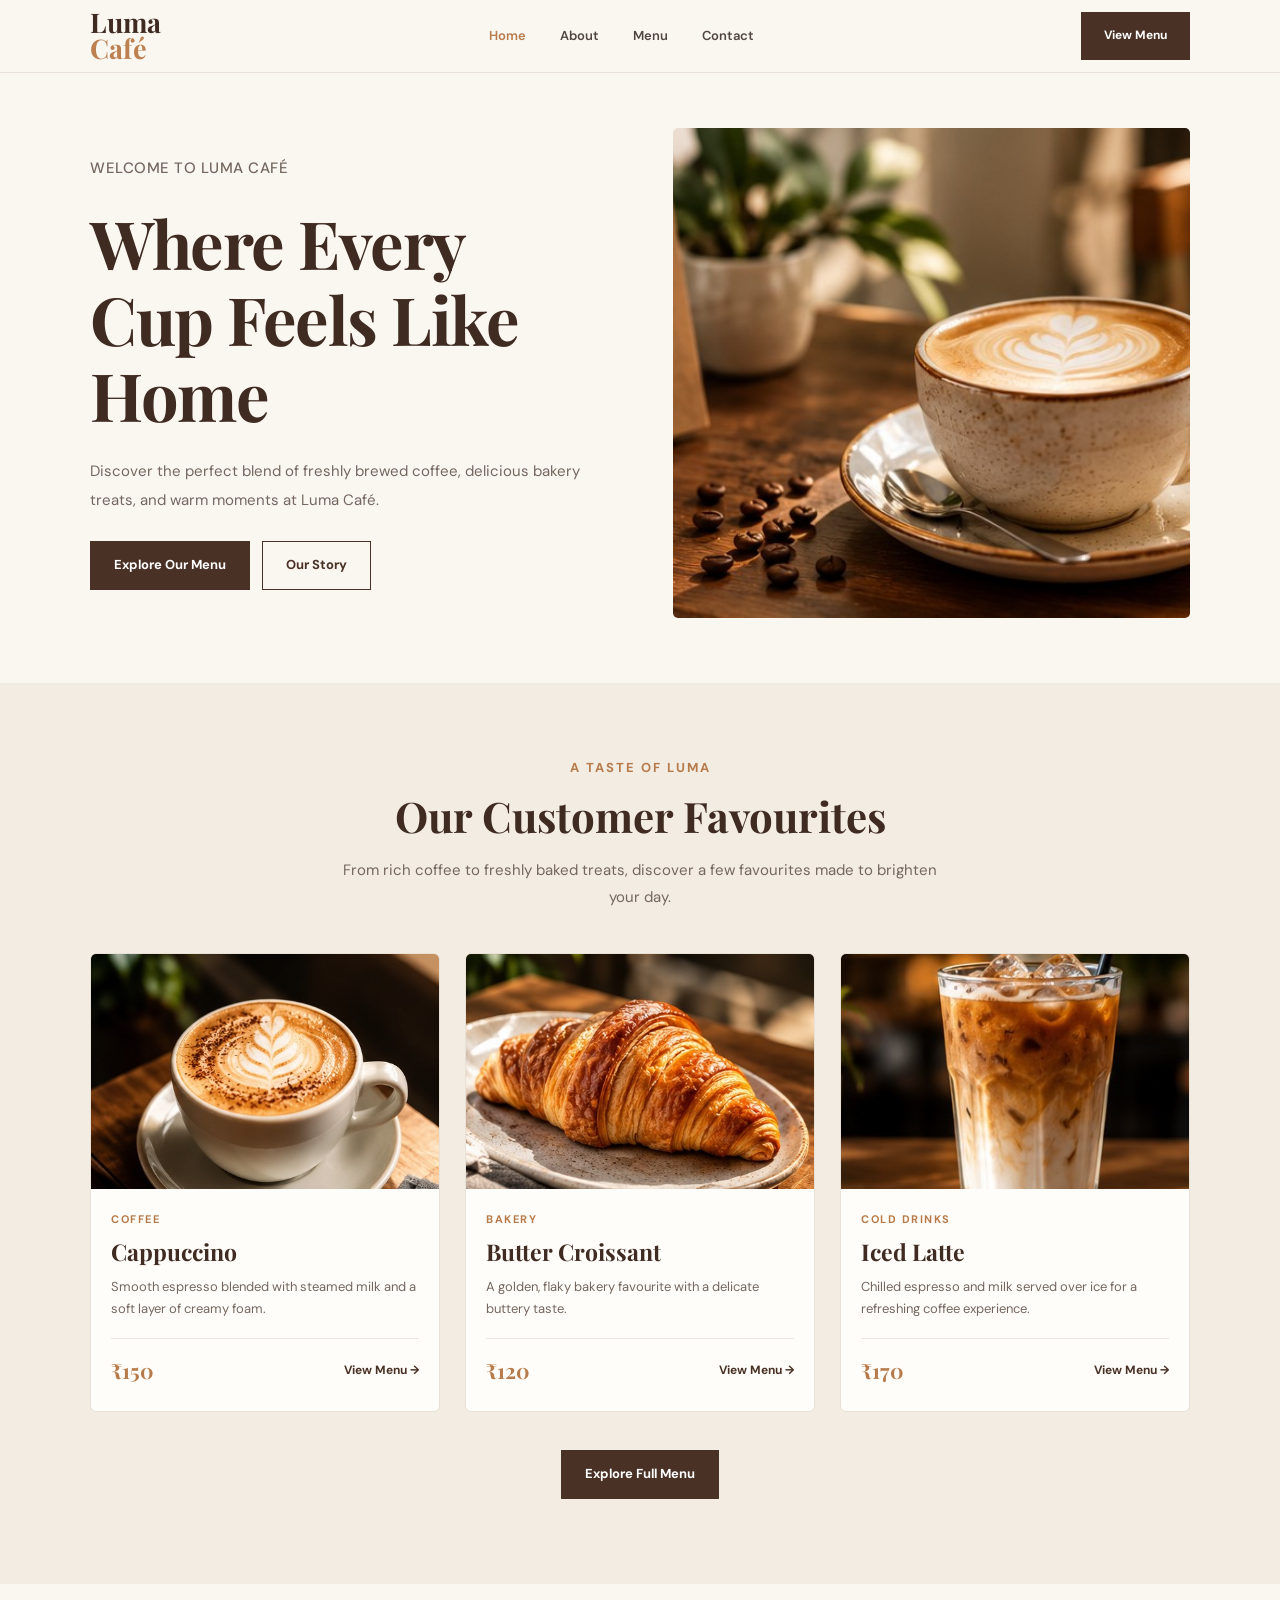
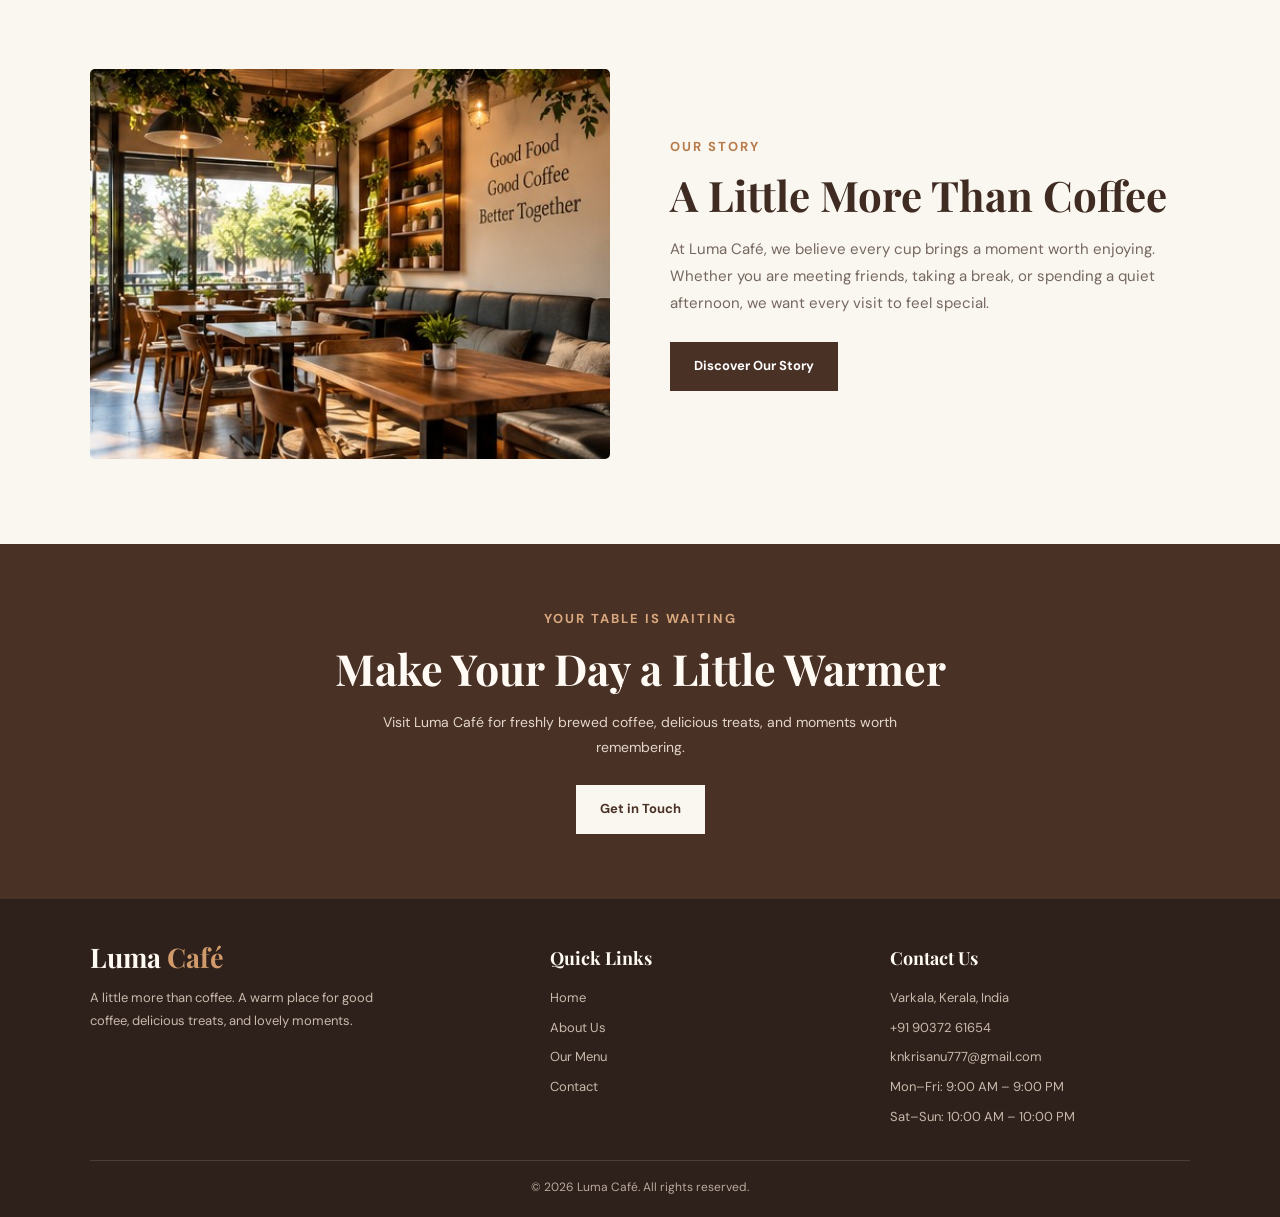
<file: index.html>
<!DOCTYPE html>
<html lang="en">
<head>
    <meta charset="UTF-8">
    <meta name="viewport" content="width=device-width, initial-scale=1.0">
    <meta name="description" content="Enjoy freshly brewed coffee, delicious bakery treats, and warm moments at Luma Café.">
    <title>Luma Café | A Little More Than Coffee</title>

    <!-- Google Fonts -->
    <link rel="preconnect" href="https://fonts.googleapis.com">
    <link rel="preconnect" href="https://fonts.gstatic.com" crossorigin>
    <link href="https://fonts.googleapis.com/css2?family=DM+Sans:wght@400;500;600;700&family=Playfair+Display:wght@500;600;700&display=swap" rel="stylesheet">

    <style>
        * {
            margin: 0;
            padding: 0;
            box-sizing: border-box;
        }

        html {
            scroll-behavior: smooth;
        }

        body {
            font-family: 'DM Sans', sans-serif;
            background: #faf7f1;
            color: #3f2b22;
            line-height: 1.6;
        }

        a {
            color: inherit;
            text-decoration: none;
        }

        img {
            display: block;
            width: 100%;
        }

        .container {
            width: min(1100px, 90%);
            margin: auto;
        }

        .section-label {
            color: #b77b4b;
            font-size: 13px;
            font-weight: 700;
            letter-spacing: 2px;
            text-transform: uppercase;
            margin-bottom: 12px;
        }

        .section-title {
            font-family: 'Playfair Display', serif;
            font-size: clamp(30px, 4vw, 42px);
            line-height: 1.2;
            margin-bottom: 16px;
        }

        .section-description {
            max-width: 600px;
            color: #75675f;
            font-size: 15px;
            line-height: 1.8;
        }

        .btn {
            display: inline-block;
            padding: 13px 23px;
            background: #493126;
            color: #fff;
            border: 1px solid #493126;
            font-size: 13px;
            font-weight: 700;
            transition: 0.3s ease;
        }

        .btn:hover {
            background: #b77b4b;
            border-color: #b77b4b;
            transform: translateY(-2px);
        }

        .btn-outline {
            background: transparent;
            color: #493126;
        }

        .btn-outline:hover {
            color: #fff;
        }

        /* HEADER */
        .home-header {
            position: sticky;
            top: 0;
            z-index: 100;
            background: #faf7f1;
            border-bottom: 1px solid #e9e1d7;
        }

        .header-inner {
            width: min(1100px, 90%);
            min-height: 72px;
            margin: auto;
            display: flex;
            align-items: center;
            justify-content: space-between;
            gap: 25px;
        }

        .logo {
            font-family: 'Playfair Display', serif;
            font-size: 27px;
            font-weight: 700;
            line-height: 0.95;
            color: #3f2b22;
        }

        .logo span {
            display: block;
            color: #bd8050;
        }

        .home-nav {
            display: flex;
            align-items: center;
            gap: 34px;
        }

        .home-nav a {
            color: #51463f;
            font-size: 13px;
            font-weight: 600;
            transition: color 0.3s;
        }

        .home-nav a:hover,
        .home-nav a.active {
            color: #b77b4b;
        }

        .header-btn {
            padding: 13px 22px;
            font-size: 12px;
        }

        /* HERO */
        .hero {
            padding: 55px 0 65px;
        }

        .hero-inner {
            display: grid;
            grid-template-columns: 1fr 1fr;
            align-items: center;
            gap: 65px;
        }

        .hero-eyebrow {
            color: #74675f;
            font-size: 15px;
            font-weight: 500;
            letter-spacing: 0.5px;
            margin-bottom: 25px;
        }

        .hero-title {
            font-family: 'Playfair Display', serif;
            font-size: clamp(43px, 5.2vw, 68px);
            font-weight: 700;
            line-height: 1.14;
            letter-spacing: -1.5px;
            margin-bottom: 25px;
        }

        .hero-title span {
            color: #b77b4b;
        }

        .hero-description {
            max-width: 510px;
            color: #75675f;
            font-size: 15px;
            line-height: 1.9;
            margin-bottom: 27px;
        }

        .hero-actions {
            display: flex;
            align-items: center;
            flex-wrap: wrap;
            gap: 12px;
        }

        .hero-image-wrap {
            height: 490px;
            overflow: hidden;
            border-radius: 5px;
            background: #eee3d5;
        }

        .hero-image {
            width: 100%;
            height: 100%;
            object-fit: cover;
            object-position: center;
            transition: transform 0.6s ease;
        }

        .hero-image-wrap:hover .hero-image {
            transform: scale(1.04);
        }

        /* FEATURED MENU */
        .featured {
            padding: 75px 0 85px;
            background: #f2ece3;
        }

        .featured-heading {
            text-align: center;
            margin: 0 auto 42px;
        }

        .featured-heading .section-description {
            margin: auto;
        }

        .food-grid {
            display: grid;
            grid-template-columns: repeat(3, 1fr);
            gap: 25px;
        }

        .food-card {
            background: #fffdf9;
            border: 1px solid #e9e0d6;
            border-radius: 6px;
            overflow: hidden;
            transition: transform 0.3s, box-shadow 0.3s;
        }

        .food-card:hover {
            transform: translateY(-6px);
            box-shadow: 0 12px 30px rgba(63, 43, 34, 0.10);
        }

        .food-image-wrap {
            height: 235px;
            overflow: hidden;
            background: #e9dfd3;
        }

        .food-image {
            height: 100%;
            object-fit: cover;
            transition: transform 0.5s;
        }

        .food-card:hover .food-image {
            transform: scale(1.06);
        }

        .food-content {
            padding: 22px 20px 24px;
        }

        .food-category {
            color: #b77b4b;
            font-size: 11px;
            font-weight: 700;
            letter-spacing: 1.5px;
            text-transform: uppercase;
            margin-bottom: 8px;
        }

        .food-title {
            font-family: 'Playfair Display', serif;
            font-size: 23px;
            font-weight: 700;
            color: #3f2b22;
            line-height: 1.3;
            margin-bottom: 9px;
        }

        .food-description {
            color: #75675f;
            font-size: 13px;
            line-height: 1.7;
            min-height: 44px;
            margin-bottom: 18px;
        }

        .food-bottom {
            display: flex;
            justify-content: space-between;
            align-items: center;
            gap: 10px;
            border-top: 1px solid #eee7df;
            padding-top: 15px;
        }

        .food-price {
            font-family: 'Playfair Display', serif;
            color: #b77b4b;
            font-size: 21px;
            font-weight: 700;
        }

        .food-link {
            color: #493126;
            font-size: 12px;
            font-weight: 700;
            transition: color 0.3s;
        }

        .food-link:hover {
            color: #b77b4b;
        }

        .featured-action {
            text-align: center;
            margin-top: 38px;
        }

        /* ABOUT PREVIEW */
        .about-preview {
            padding: 85px 0;
        }

        .about-inner {
            display: grid;
            grid-template-columns: 1fr 1fr;
            align-items: center;
            gap: 60px;
        }

        .about-image-wrap {
            height: 390px;
            overflow: hidden;
            border-radius: 5px;
        }

        .about-image {
            height: 100%;
            object-fit: cover;
        }

        .about-content .section-description {
            margin-bottom: 25px;
        }

        /* VISIT SECTION */
        .visit-section {
            padding: 65px 20px;
            background: #493126;
            color: #fff;
            text-align: center;
        }

        .visit-section .section-label {
            color: #d9a77d;
        }

        .visit-title {
            font-family: 'Playfair Display', serif;
            font-size: clamp(30px, 4vw, 43px);
            line-height: 1.25;
            color: #fffaf4;
            margin-bottom: 14px;
        }

        .visit-description {
            max-width: 570px;
            margin: 0 auto 25px;
            color: #e4d6ca;
            font-size: 14px;
            line-height: 1.8;
        }

        .visit-section .btn {
            background: #faf7f1;
            border-color: #faf7f1;
            color: #493126;
        }

        .visit-section .btn:hover {
            background: #b77b4b;
            border-color: #b77b4b;
            color: white;
        }

        /* FOOTER */
        .home-footer {
            padding: 45px 0 20px;
            background: #2e211b;
            color: #eee5dc;
        }

        .footer-inner {
            display: grid;
            grid-template-columns: 1.4fr 1fr 1fr;
            gap: 40px;
            padding-bottom: 32px;
        }

        .footer-logo {
            display: inline-block;
            font-family: 'Playfair Display', serif;
            font-size: 27px;
            font-weight: 700;
            line-height: 1;
            color: #fffaf4;
            margin-bottom: 15px;
        }

        .footer-logo span {
            color: #d19a6b;
        }

        .footer-text {
            max-width: 290px;
            color: #c9b9ac;
            font-size: 13px;
            line-height: 1.8;
        }

        .footer-title {
            font-family: 'Playfair Display', serif;
            font-size: 18px;
            color: #fffaf4;
            margin-bottom: 15px;
        }

        .footer-links {
            display: flex;
            flex-direction: column;
            gap: 9px;
        }

        .footer-links a,
        .footer-links p {
            color: #c9b9ac;
            font-size: 13px;
            overflow-wrap: anywhere;
            transition: color 0.3s;
        }

        .footer-links a:hover {
            color: #d19a6b;
        }

        .footer-bottom {
            border-top: 1px solid rgba(255, 255, 255, 0.13);
            padding-top: 17px;
            text-align: center;
            color: #b9a99d;
            font-size: 12px;
        }

        /* TABLET */
        @media (max-width: 900px) {
            .hero-inner {
                gap: 35px;
            }

            .hero-image-wrap {
                height: 410px;
            }

            .hero-title {
                font-size: clamp(40px, 5.5vw, 56px);
            }

            .food-grid {
                gap: 17px;
            }

            .food-image-wrap {
                height: 195px;
            }

            .food-content {
                padding: 18px 15px 20px;
            }

            .food-title {
                font-size: 20px;
            }

            .about-inner {
                gap: 35px;
            }
        }

        /* MOBILE */
        @media (max-width: 650px) {
            .header-inner {
                min-height: auto;
                padding: 15px 0;
                flex-wrap: wrap;
                gap: 15px;
            }

            .logo {
                font-size: 24px;
            }

            .home-nav {
                order: 3;
                width: 100%;
                justify-content: space-between;
                gap: 10px;
                padding-top: 12px;
                border-top: 1px solid #e9e1d7;
            }

            .home-nav a {
                font-size: 12px;
            }

            .header-btn {
                padding: 10px 14px;
                font-size: 11px;
            }

            .hero {
                padding: 42px 0 55px;
            }

            .hero-inner {
                grid-template-columns: 1fr;
                gap: 32px;
            }

            .hero-eyebrow {
                font-size: 12px;
                margin-bottom: 16px;
            }

            .hero-title {
                font-size: clamp(39px, 10vw, 55px);
                letter-spacing: -0.8px;
                margin-bottom: 17px;
            }

            .hero-description {
                font-size: 14px;
                margin-bottom: 22px;
            }

            .hero-image-wrap {
                height: 330px;
            }

            .featured {
                padding: 58px 0 65px;
            }

            .featured-heading {
                margin-bottom: 30px;
            }

            .food-grid {
                grid-template-columns: 1fr;
                gap: 22px;
            }

            .food-image-wrap {
                height: 245px;
            }

            .food-content {
                padding: 20px;
            }

            .food-title {
                font-size: 23px;
            }

            .food-description {
                min-height: 0;
            }

            .about-preview {
                padding: 60px 0;
            }

            .about-inner {
                grid-template-columns: 1fr;
                gap: 30px;
            }

            .about-image-wrap {
                height: 300px;
            }

            .visit-section {
                padding: 55px 20px;
            }

            .footer-inner {
                grid-template-columns: 1fr;
                gap: 28px;
            }

            .home-footer {
                padding-top: 38px;
            }
        }

        @media (max-width: 380px) {
            .home-nav {
                gap: 7px;
            }

            .home-nav a {
                font-size: 11px;
            }

            .hero-actions .btn {
                padding: 12px 15px;
                font-size: 12px;
            }

            .hero-image-wrap {
                height: 270px;
            }
        }
    </style>
</head>

<body>

    <!-- HEADER -->
    <header class="home-header">
        <div class="header-inner">

            <a href="index.html" class="logo">
                Luma
                <span>Café</span>
            </a>

            <nav class="home-nav" aria-label="Main navigation">
                <a href="index.html" class="active">Home</a>
                <a href="about.html">About</a>
                <a href="menu.html">Menu</a>
                <a href="contact.html">Contact</a>
            </nav>

            <a href="menu.html" class="btn header-btn">View Menu</a>

        </div>
    </header>


    <main>

        <!-- HERO SECTION -->
        <section class="hero">
            <div class="container hero-inner">

                <div class="hero-content">

                    <p class="hero-eyebrow">WELCOME TO LUMA CAFÉ</p>

                    <h1 class="hero-title">
                        Where Every<br>
                        Cup Feels Like<br>
                        Home
                    </h1>

                    <p class="hero-description">
                        Discover the perfect blend of freshly brewed coffee,
                        delicious bakery treats, and warm moments at Luma Café.
                    </p>

                    <div class="hero-actions">
                        <a href="menu.html" class="btn">Explore Our Menu</a>
                        <a href="about.html" class="btn btn-outline">Our Story</a>
                    </div>

                </div>

                <div class="hero-image-wrap">
                    <img
                        src="images/cafe-hero.jpg"
                        alt="Freshly prepared coffee at Luma Café"
                        class="hero-image"
                    >
                </div>

            </div>
        </section>


        <!-- FEATURED MENU -->
        <section class="featured" id="featured-menu">
            <div class="container">

                <div class="featured-heading">
                    <p class="section-label">A TASTE OF LUMA</p>

                    <h2 class="section-title">Our Customer Favourites</h2>

                    <p class="section-description">
                        From rich coffee to freshly baked treats,
                        discover a few favourites made to brighten your day.
                    </p>
                </div>

                <div class="food-grid">

                    <!-- CAPPUCCINO -->
                    <article class="food-card">

                        <div class="food-image-wrap">
                            <img
                                src="images/cappuccino.jpg"
                                alt="Fresh cappuccino"
                                class="food-image"
                                loading="lazy"
                            >
                        </div>

                        <div class="food-content">
                            <p class="food-category">Coffee</p>

                            <h3 class="food-title">Cappuccino</h3>

                            <p class="food-description">
                                Smooth espresso blended with steamed milk
                                and a soft layer of creamy foam.
                            </p>

                            <div class="food-bottom">
                                <span class="food-price">₹150</span>
                                <a href="menu.html" class="food-link">View Menu →</a>
                            </div>
                        </div>

                    </article>


                    <!-- CROISSANT -->
                    <article class="food-card">

                        <div class="food-image-wrap">
                            <img
                                src="images/croissant.jpg"
                                alt="Freshly baked croissant"
                                class="food-image"
                                loading="lazy"
                            >
                        </div>

                        <div class="food-content">
                            <p class="food-category">Bakery</p>

                            <h3 class="food-title">Butter Croissant</h3>

                            <p class="food-description">
                                A golden, flaky bakery favourite
                                with a delicate buttery taste.
                            </p>

                            <div class="food-bottom">
                                <span class="food-price">₹120</span>
                                <a href="menu.html" class="food-link">View Menu →</a>
                            </div>
                        </div>

                    </article>


                    <!-- ICED LATTE -->
                    <article class="food-card">

                        <div class="food-image-wrap">
                            <img
                                src="images/iced-latte.jpg"
                                alt="Refreshing iced latte"
                                class="food-image"
                                loading="lazy"
                            >
                        </div>

                        <div class="food-content">
                            <p class="food-category">Cold Drinks</p>

                            <h3 class="food-title">Iced Latte</h3>

                            <p class="food-description">
                                Chilled espresso and milk served over ice
                                for a refreshing coffee experience.
                            </p>

                            <div class="food-bottom">
                                <span class="food-price">₹170</span>
                                <a href="menu.html" class="food-link">View Menu →</a>
                            </div>
                        </div>

                    </article>

                </div>

                <div class="featured-action">
                    <a href="menu.html" class="btn">Explore Full Menu</a>
                </div>

            </div>
        </section>


        <!-- ABOUT PREVIEW -->
        <section class="about-preview">
            <div class="container about-inner">

                <div class="about-image-wrap">
                    <img
                        src="images/cafe-interior.jpg"
                        alt="Warm and welcoming café interior"
                        class="about-image"
                        loading="lazy"
                    >
                </div>

                <div class="about-content">

                    <p class="section-label">OUR STORY</p>

                    <h2 class="section-title">
                        A Little More Than Coffee
                    </h2>

                    <p class="section-description">
                        At Luma Café, we believe every cup brings a moment
                        worth enjoying. Whether you are meeting friends,
                        taking a break, or spending a quiet afternoon,
                        we want every visit to feel special.
                    </p>

                    <a href="about.html" class="btn">Discover Our Story</a>

                </div>

            </div>
        </section>


        <!-- VISIT SECTION -->
        <section class="visit-section">

            <p class="section-label">YOUR TABLE IS WAITING</p>

            <h2 class="visit-title">
                Make Your Day a Little Warmer
            </h2>

            <p class="visit-description">
                Visit Luma Café for freshly brewed coffee,
                delicious treats, and moments worth remembering.
            </p>

            <a href="contact.html" class="btn">Get in Touch</a>

        </section>

    </main>


    <!-- FOOTER -->
    <footer class="home-footer">
        <div class="container">

            <div class="footer-inner">

                <div>
                    <a href="index.html" class="footer-logo">
                        Luma <span>Café</span>
                    </a>

                    <p class="footer-text">
                        A little more than coffee.
                        A warm place for good coffee,
                        delicious treats, and lovely moments.
                    </p>
                </div>

                <div>
                    <h3 class="footer-title">Quick Links</h3>

                    <div class="footer-links">
                        <a href="index.html">Home</a>
                        <a href="about.html">About Us</a>
                        <a href="menu.html">Our Menu</a>
                        <a href="contact.html">Contact</a>
                    </div>
                </div>

                <div>
                    <h3 class="footer-title">Contact Us</h3>

                    <div class="footer-links">
                        <p>Varkala, Kerala, India</p>
                        <a href="tel:+919037261654">+91 90372 61654</a>
                        <a href="mailto:knkrisanu777@gmail.com">
                            knkrisanu777@gmail.com
                        </a>
                        <p>Mon–Fri: 9:00 AM – 9:00 PM</p>
                        <p>Sat–Sun: 10:00 AM – 10:00 PM</p>
                    </div>
                </div>

            </div>

            <div class="footer-bottom">
                <p>© 2026 Luma Café. All rights reserved.</p>
            </div>

        </div>
    </footer>

</body>
</html>
</file>
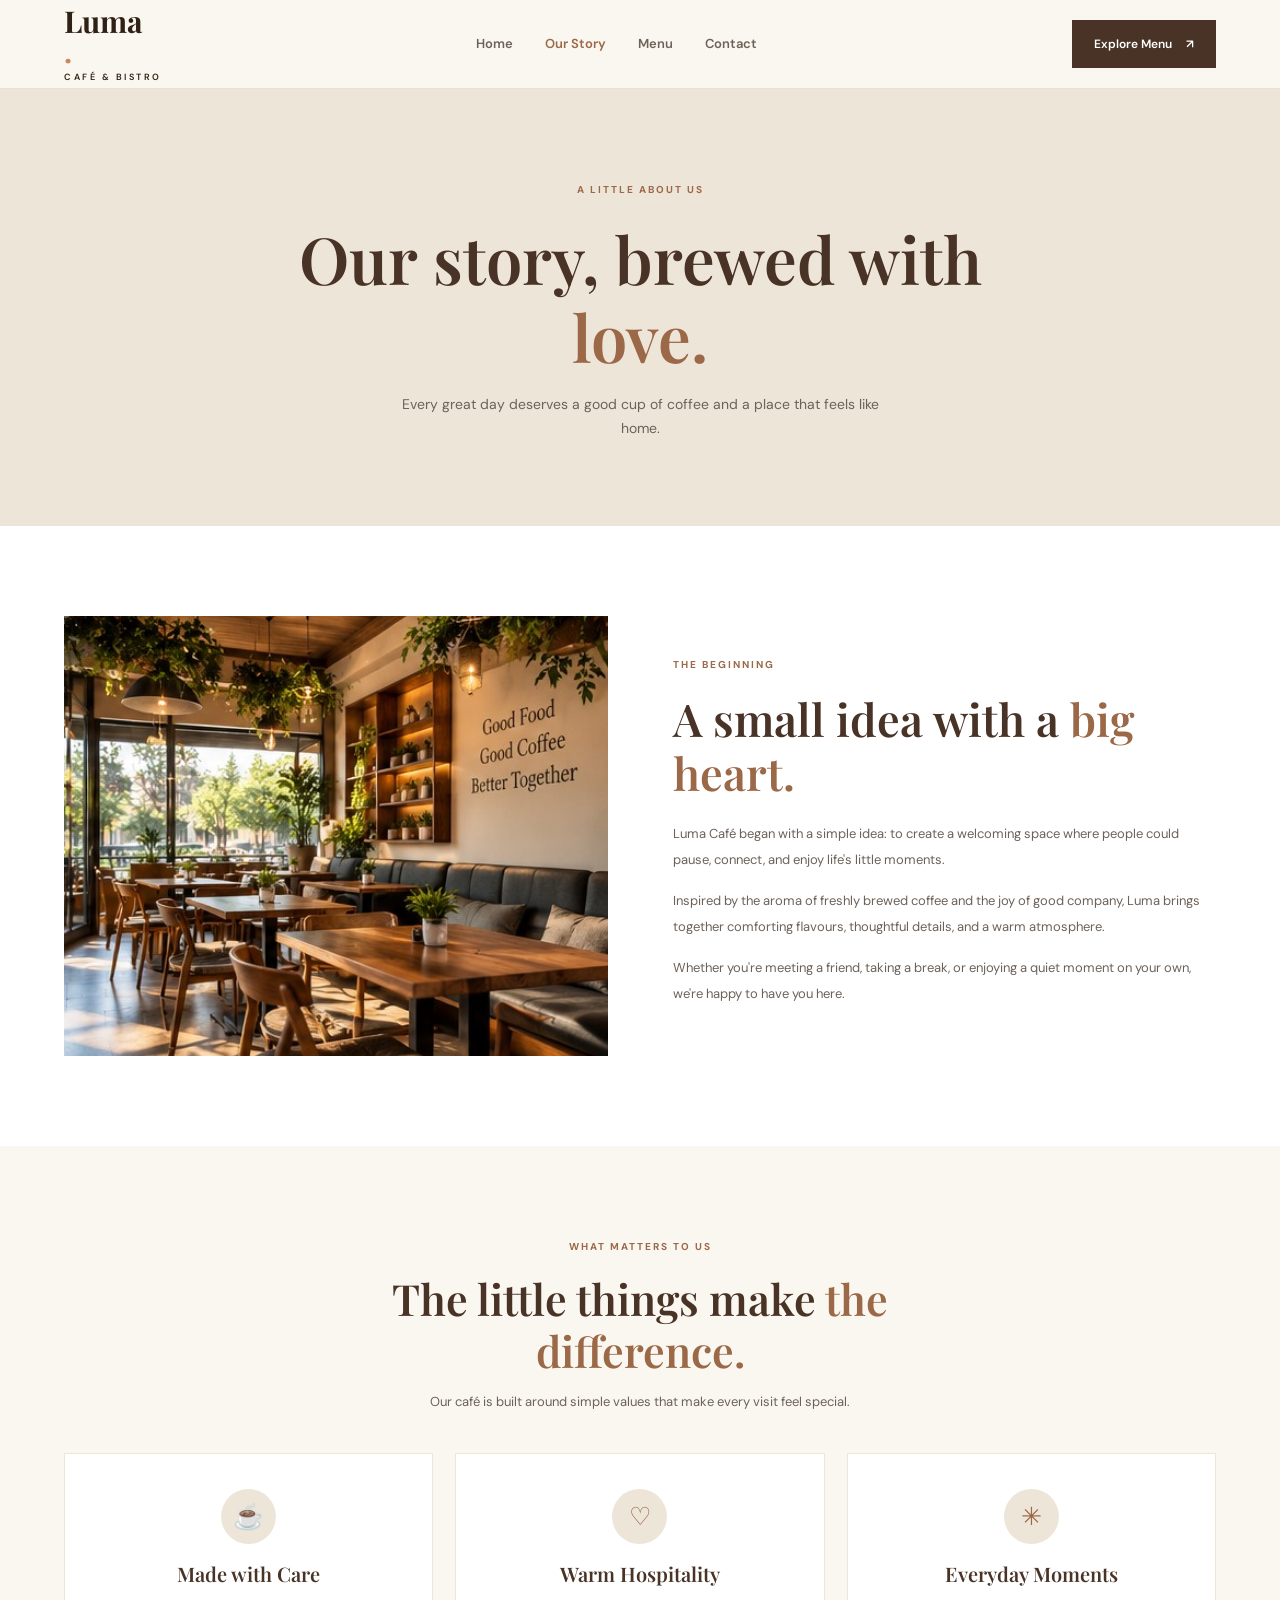
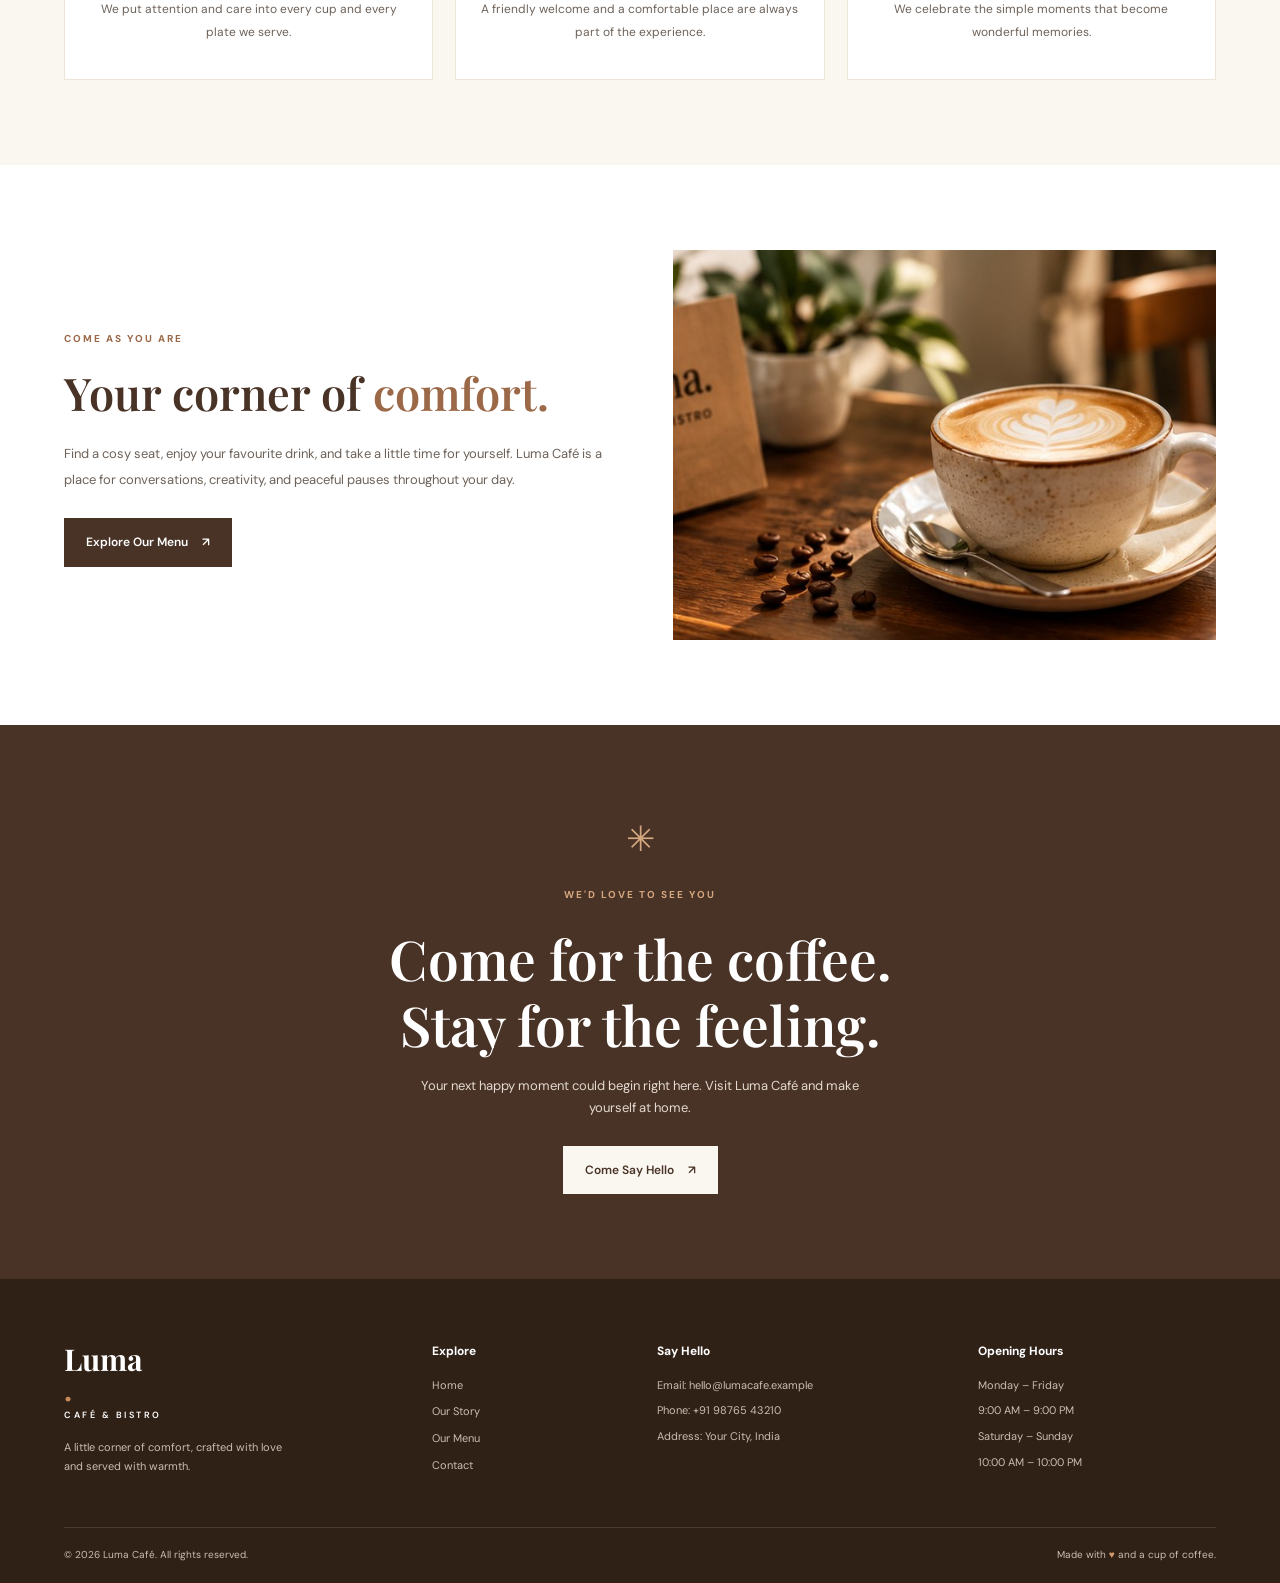
<file: about.html>
<!DOCTYPE html>
<html lang="en">
<head>
    <meta charset="UTF-8">
    <meta name="viewport" content="width=device-width, initial-scale=1.0">
    <meta name="description" content="Discover the story behind Luma Café, where coffee, comfort, and connection come together.">
    <title>Our Story | Luma Café</title>

    <link rel="preconnect" href="https://fonts.googleapis.com">
    <link rel="preconnect" href="https://fonts.gstatic.com" crossorigin>
    <link href="https://fonts.googleapis.com/css2?family=DM+Sans:wght@400;500;600;700&family=Playfair+Display:wght@500;600;700&display=swap" rel="stylesheet">

    <link rel="stylesheet" href="style.css">
</head>
<body>

    <!-- HEADER -->
    <header class="site-header">
        <div class="container navbar">
            <a href="index.html" class="logo">
                Luma<span>.</span>
                <small>CAFÉ & BISTRO</small>
            </a>

            <nav class="nav-menu" aria-label="Main navigation">
                <a href="index.html" class="nav-link">Home</a>
                <a href="about.html" class="nav-link active" aria-current="page">Our Story</a>
                <a href="menu.html" class="nav-link">Menu</a>
                <a href="contact.html" class="nav-link">Contact</a>
            </nav>

            <a href="menu.html" class="nav-button">Explore Menu <span>↗</span></a>
        </div>
    </header>

    <main>
        <!-- PAGE BANNER -->
        <section class="about-hero">
            <div class="container about-hero-content">
                <span class="section-label">A LITTLE ABOUT US</span>
                <h1>Our story, brewed with <span>love.</span></h1>
                <p>
                    Every great day deserves a good cup of coffee
                    and a place that feels like home.
                </p>
            </div>
        </section>

        <!-- OUR STORY -->
        <section class="about-story-section">
            <div class="container about-story-content">
                <div class="about-story-image">
                    <img src="images/cafe-interior.jpg"
                         alt="Warm and welcoming interior of Luma Café">
                </div>

                <div class="about-story-text">
                    <span class="section-label">THE BEGINNING</span>
                    <h2>A small idea with a <span>big heart.</span></h2>
                    <p>
                        Luma Café began with a simple idea: to create
                        a welcoming space where people could pause,
                        connect, and enjoy life's little moments.
                    </p>
                    <p>
                        Inspired by the aroma of freshly brewed coffee
                        and the joy of good company, Luma brings
                        together comforting flavours, thoughtful
                        details, and a warm atmosphere.
                    </p>
                    <p>
                        Whether you're meeting a friend, taking a
                        break, or enjoying a quiet moment on your own,
                        we're happy to have you here.
                    </p>
                </div>
            </div>
        </section>

        <!-- OUR VALUES -->
        <section class="values-section">
            <div class="container">
                <div class="values-heading">
                    <span class="section-label">WHAT MATTERS TO US</span>
                    <h2>The little things make <span>the difference.</span></h2>
                    <p>
                        Our café is built around simple values that
                        make every visit feel special.
                    </p>
                </div>

                <div class="values-grid">
                    <article class="value-card">
                        <span class="value-icon">☕</span>
                        <h3>Made with Care</h3>
                        <p>
                            We put attention and care into every cup
                            and every plate we serve.
                        </p>
                    </article>

                    <article class="value-card">
                        <span class="value-icon">♡</span>
                        <h3>Warm Hospitality</h3>
                        <p>
                            A friendly welcome and a comfortable
                            place are always part of the experience.
                        </p>
                    </article>

                    <article class="value-card">
                        <span class="value-icon">✳</span>
                        <h3>Everyday Moments</h3>
                        <p>
                            We celebrate the simple moments that
                            become wonderful memories.
                        </p>
                    </article>
                </div>
            </div>
        </section>

        <!-- CAFE EXPERIENCE -->
        <section class="about-experience-section">
            <div class="container about-experience-content">
                <div class="about-experience-text">
                    <span class="section-label">COME AS YOU ARE</span>
                    <h2>Your corner of <span>comfort.</span></h2>
                    <p>
                        Find a cosy seat, enjoy your favourite drink,
                        and take a little time for yourself. Luma Café
                        is a place for conversations, creativity,
                        and peaceful pauses throughout your day.
                    </p>
                    <a href="menu.html" class="primary-button">
                        Explore Our Menu <span>↗</span>
                    </a>
                </div>

                <div class="about-experience-image">
                    <img src="images/cafe-hero.jpg"
                         alt="Coffee served at Luma Café">
                </div>
            </div>
        </section>

        <!-- CALL TO ACTION -->
        <section class="cta-section">
            <div class="container cta-content">
                <span class="cta-decoration">✳</span>
                <span class="section-label">WE'D LOVE TO SEE YOU</span>
                <h2>Come for the coffee.<br>Stay for the feeling.</h2>
                <p>
                    Your next happy moment could begin right here.
                    Visit Luma Café and make yourself at home.
                </p>
                <a href="contact.html" class="light-button">
                    Come Say Hello <span>↗</span>
                </a>
            </div>
        </section>
    </main>

    <!-- FOOTER -->
    <footer class="site-footer">
        <div class="container">
            <div class="footer-main">
                <div class="footer-brand">
                    <a href="index.html" class="logo footer-logo">
                        Luma<span>.</span>
                        <small>CAFÉ & BISTRO</small>
                    </a>
                    <p>
                        A little corner of comfort, crafted
                        with love and served with warmth.
                    </p>
                </div>

                <div class="footer-links">
                    <h3>Explore</h3>
                    <a href="index.html">Home</a>
                    <a href="about.html">Our Story</a>
                    <a href="menu.html">Our Menu</a>
                    <a href="contact.html">Contact</a>
                </div>

                <div class="footer-contact">
                    <h3>Say Hello</h3>
                    <p>Email: hello@lumacafe.example</p>
                    <p>Phone: +91 98765 43210</p>
                    <p>Address: Your City, India</p>
                </div>

                <div class="footer-hours">
                    <h3>Opening Hours</h3>
                    <p>Monday – Friday</p>
                    <p>9:00 AM – 9:00 PM</p>
                    <p>Saturday – Sunday</p>
                    <p>10:00 AM – 10:00 PM</p>
                </div>
            </div>

            <div class="footer-bottom">
                <p>© 2026 Luma Café. All rights reserved.</p>
                <p>Made with <span>♥</span> and a cup of coffee.</p>
            </div>
        </div>
    </footer>

</body>
</html>
</file>
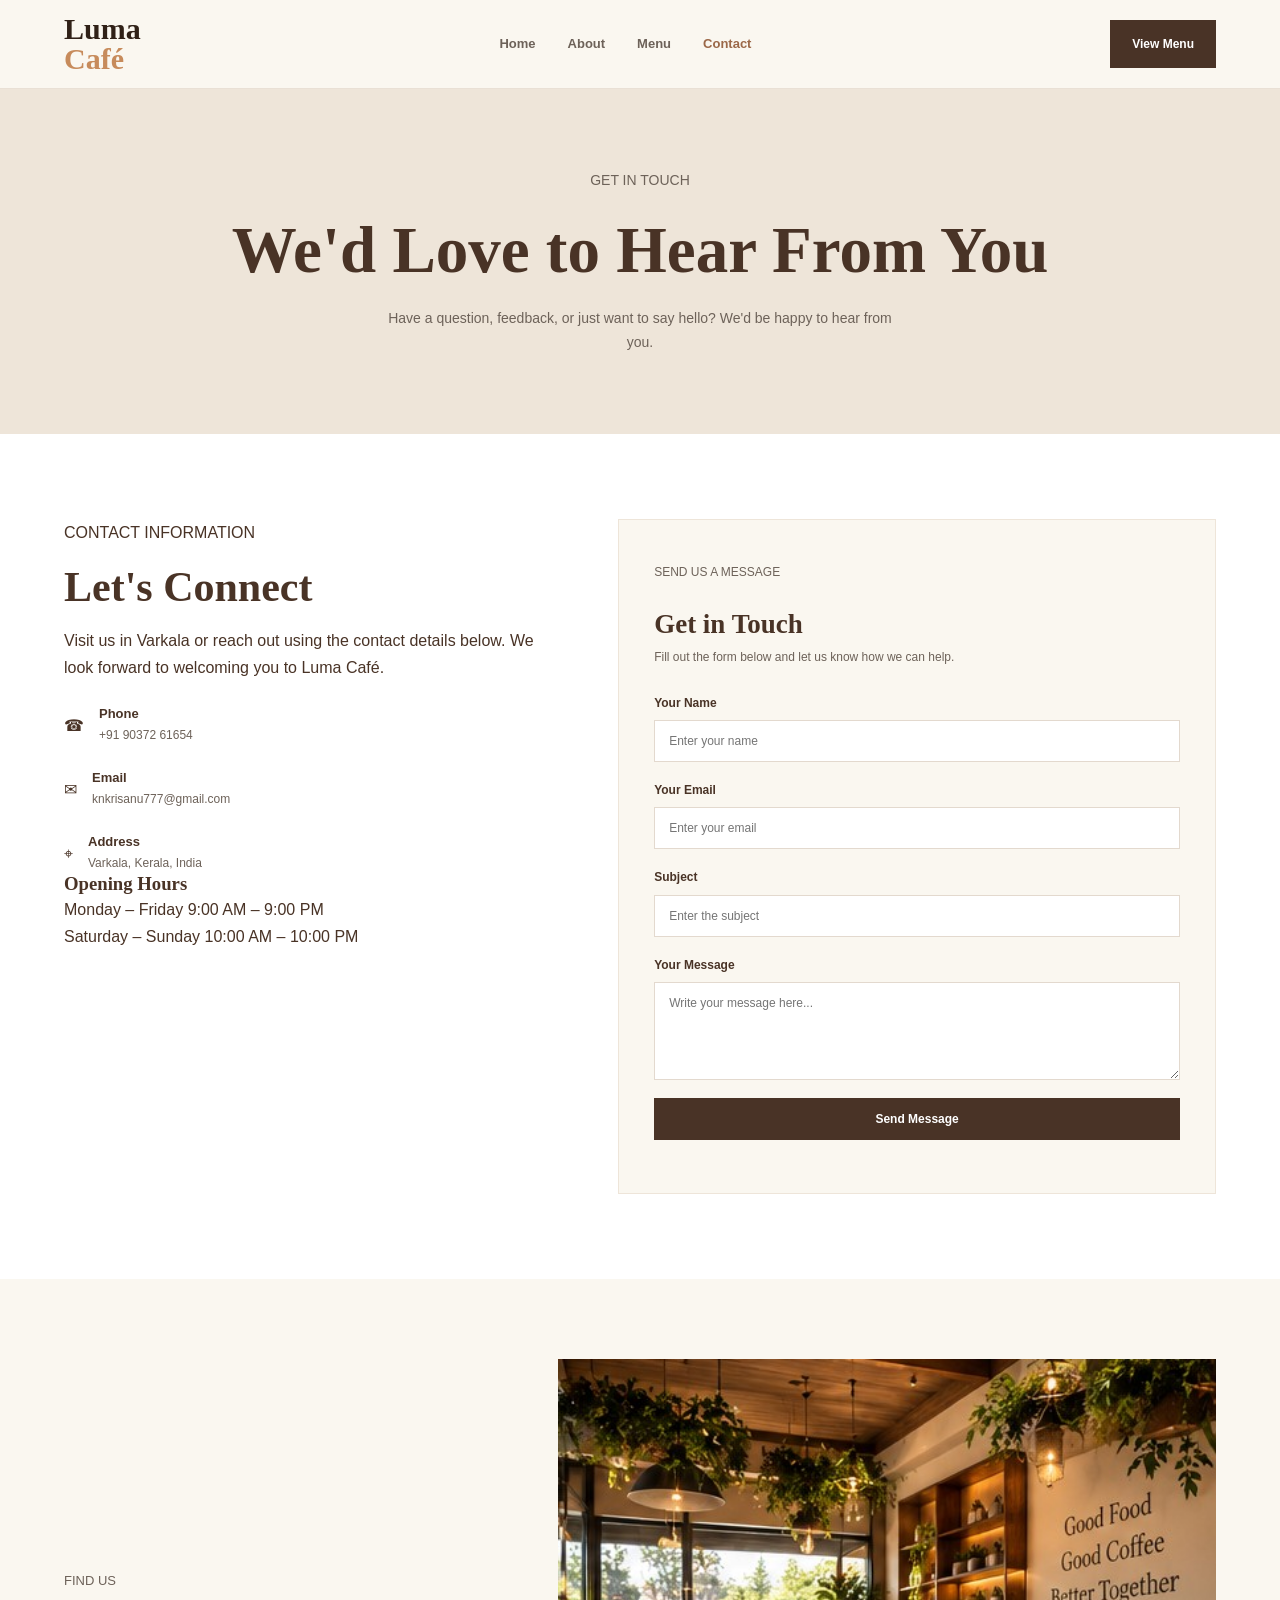
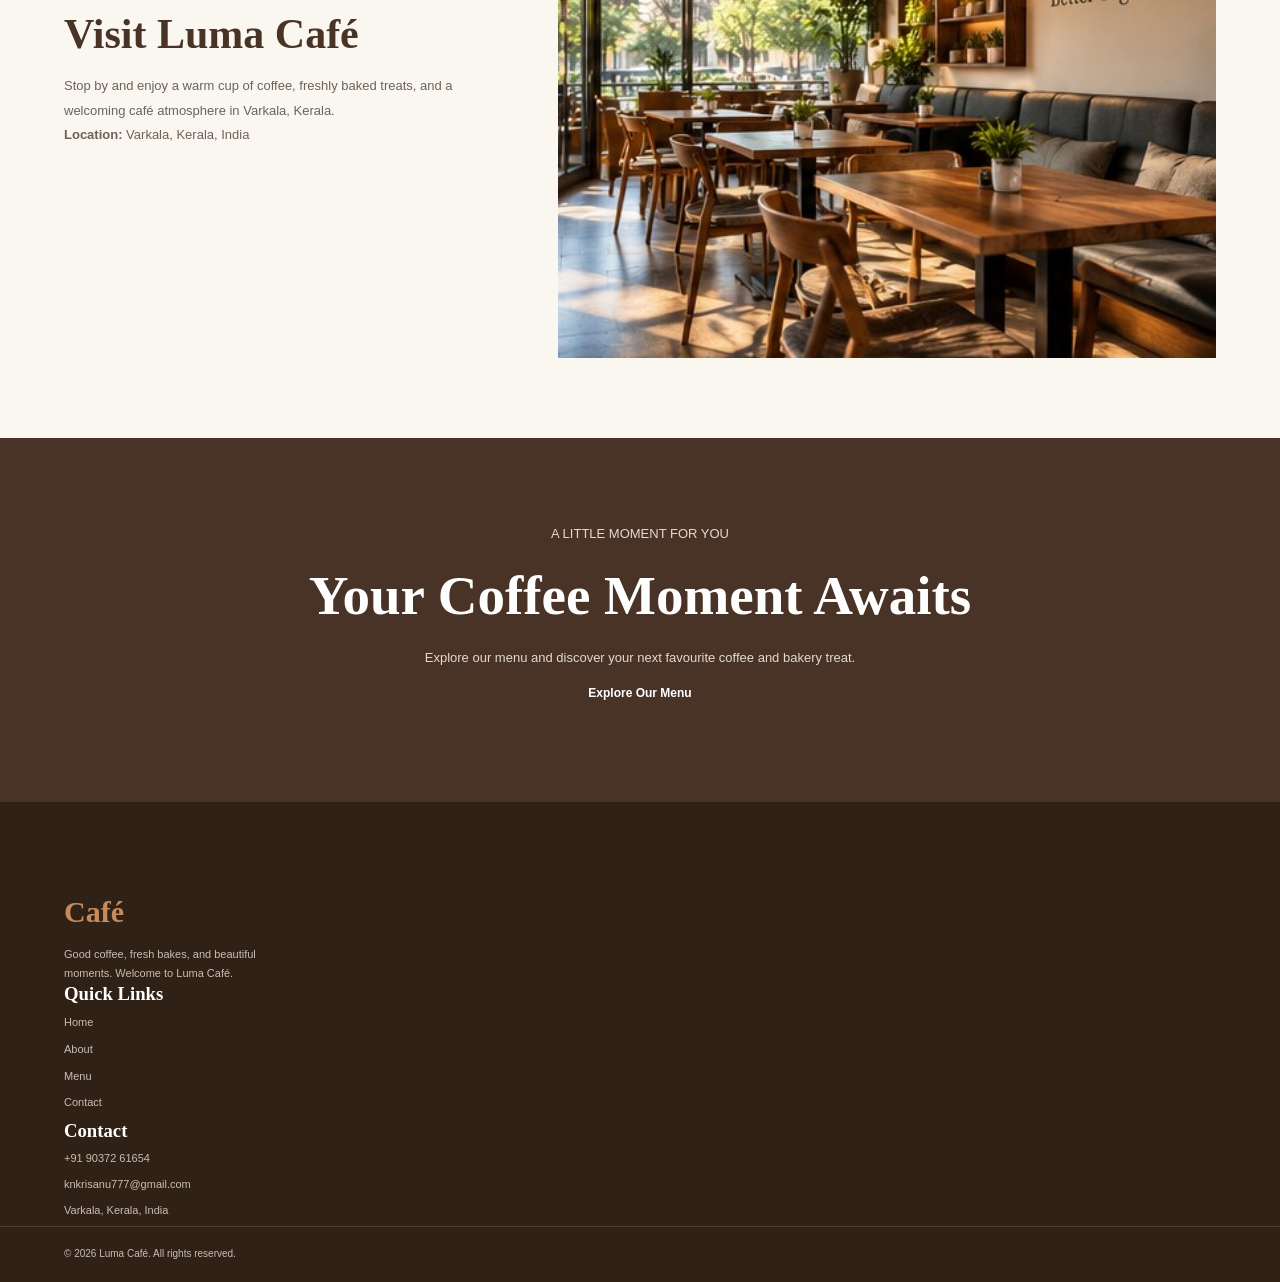
<file: contact.html>
<!DOCTYPE html>
<html lang="en">
<head>
    <meta charset="UTF-8">
    <meta name="viewport" content="width=device-width, initial-scale=1.0">
    <meta name="description" content="Contact Luma Café in Varkala, Kerala. Get in touch, explore our opening hours, and send us a message.">
    <title>Contact Us | Luma Café</title>
    <link rel="stylesheet" href="style.css">
</head>
<body>

    <!-- Header -->
    <header class="site-header">
        <div class="container navbar">
            <a href="index.html" class="logo">Luma<span>Café</span></a>

            <nav class="nav-menu">
                <a href="index.html" class="nav-link">Home</a>
                <a href="about.html" class="nav-link">About</a>
                <a href="menu.html" class="nav-link">Menu</a>
                <a href="contact.html" class="nav-link active">Contact</a>
            </nav>

            <a href="menu.html" class="nav-button">View Menu</a>
        </div>
    </header>

    <main>

        <!-- Contact Hero -->
        <section class="contact-hero">
            <div class="container">
                <p class="section-tag">GET IN TOUCH</p>
                <h1>We'd Love to Hear From You</h1>
                <p>
                    Have a question, feedback, or just want to say hello?
                    We'd be happy to hear from you.
                </p>
            </div>
        </section>

        <!-- Contact Information and Form -->
        <section class="contact-section">
            <div class="container contact-layout">

                <!-- Contact Information -->
                <div class="contact-information">
                    <p class="section-tag">CONTACT INFORMATION</p>
                    <h2>Let's Connect</h2>
                    <p>
                        Visit us in Varkala or reach out using the contact
                        details below. We look forward to welcoming you
                        to Luma Café.
                    </p>

                    <div class="contact-detail">
                        <div class="contact-icon">☎</div>
                        <div>
                            <h3>Phone</h3>
                            <p>
                                <a href="tel:+919037261654">
                                    +91 90372 61654
                                </a>
                            </p>
                        </div>
                    </div>

                    <div class="contact-detail">
                        <div class="contact-icon">✉</div>
                        <div>
                            <h3>Email</h3>
                            <p>
                                <a href="mailto:knkrisanu777@gmail.com">
                                    knkrisanu777@gmail.com
                                </a>
                            </p>
                        </div>
                    </div>

                    <div class="contact-detail">
                        <div class="contact-icon">⌖</div>
                        <div>
                            <h3>Address</h3>
                            <p>Varkala, Kerala, India</p>
                        </div>
                    </div>

                    <div class="opening-hours">
                        <h3>Opening Hours</h3>

                        <div class="hours-row">
                            <span>Monday – Friday</span>
                            <span>9:00 AM – 9:00 PM</span>
                        </div>

                        <div class="hours-row">
                            <span>Saturday – Sunday</span>
                            <span>10:00 AM – 10:00 PM</span>
                        </div>
                    </div>
                </div>

                <!-- Contact Form -->
                <div class="contact-form-wrapper">
                    <p class="section-tag">SEND US A MESSAGE</p>
                    <h2>Get in Touch</h2>
                    <p>
                        Fill out the form below and let us know
                        how we can help.
                    </p>

                    <form class="contact-form" id="contactForm">
                        <div class="form-group">
                            <label for="name">Your Name</label>
                            <input
                                type="text"
                                id="name"
                                name="name"
                                placeholder="Enter your name"
                                required
                            >
                        </div>

                        <div class="form-group">
                            <label for="email">Your Email</label>
                            <input
                                type="email"
                                id="email"
                                name="email"
                                placeholder="Enter your email"
                                required
                            >
                        </div>

                        <div class="form-group">
                            <label for="subject">Subject</label>
                            <input
                                type="text"
                                id="subject"
                                name="subject"
                                placeholder="Enter the subject"
                                required
                            >
                        </div>

                        <div class="form-group">
                            <label for="message">Your Message</label>
                            <textarea
                                id="message"
                                name="message"
                                rows="5"
                                placeholder="Write your message here..."
                                required
                            ></textarea>
                        </div>

                        <button type="submit" class="nav-button">
                            Send Message
                        </button>

                        <p id="formMessage" class="form-message"
                           role="status" aria-live="polite"></p>
                    </form>
                </div>

            </div>
        </section>

        <!-- Location Section -->
        <section class="location-section">
            <div class="container">
                <div class="location-content">
                    <div>
                        <p class="section-tag">FIND US</p>
                        <h2>Visit Luma Café</h2>
                        <p>
                            Stop by and enjoy a warm cup of coffee,
                            freshly baked treats, and a welcoming
                            café atmosphere in Varkala, Kerala.
                        </p>
                        <p><strong>Location:</strong> Varkala, Kerala, India</p>
                    </div>

                    <div class="location-image">
                        <img
                            src="images/cafe-interior.jpg"
                            alt="Interior of Luma Café"
                        >
                    </div>
                </div>
            </div>
        </section>

        <!-- Call to Action -->
        <section class="cta-section">
            <div class="container">
                <p class="section-tag">A LITTLE MOMENT FOR YOU</p>
                <h2>Your Coffee Moment Awaits</h2>
                <p>
                    Explore our menu and discover your next
                    favourite coffee and bakery treat.
                </p>
                <a href="menu.html" class="nav-button">Explore Our Menu</a>
            </div>
        </section>

    </main>

    <!-- Footer -->
    <footer class="site-footer">
        <div class="container footer-content">
            <div class="footer-brand">
                <a href="index.html" class="logo">Luma<span>Café</span></a>
                <p>
                    Good coffee, fresh bakes, and beautiful moments.
                    Welcome to Luma Café.
                </p>
            </div>

            <div class="footer-links">
                <h3>Quick Links</h3>
                <a href="index.html">Home</a>
                <a href="about.html">About</a>
                <a href="menu.html">Menu</a>
                <a href="contact.html">Contact</a>
            </div>

            <div class="footer-contact">
                <h3>Contact</h3>
                <p>+91 90372 61654</p>
                <p>knkrisanu777@gmail.com</p>
                <p>Varkala, Kerala, India</p>
            </div>
        </div>

        <div class="footer-bottom">
            <div class="container">
                <p>&copy; 2026 Luma Café. All rights reserved.</p>
            </div>
        </div>
    </footer>

    <!-- Demo Form Script -->
    <script>
        const contactForm = document.getElementById("contactForm");
        const formMessage = document.getElementById("formMessage");

        contactForm.addEventListener("submit", function(event) {
            event.preventDefault();

            const name = document.getElementById("name").value.trim();

            formMessage.textContent =
                "Thank you, " + name +
                "! Your message has been received in this demo.";

            contactForm.reset();
        });
    </script>

</body>
</html>
</file>
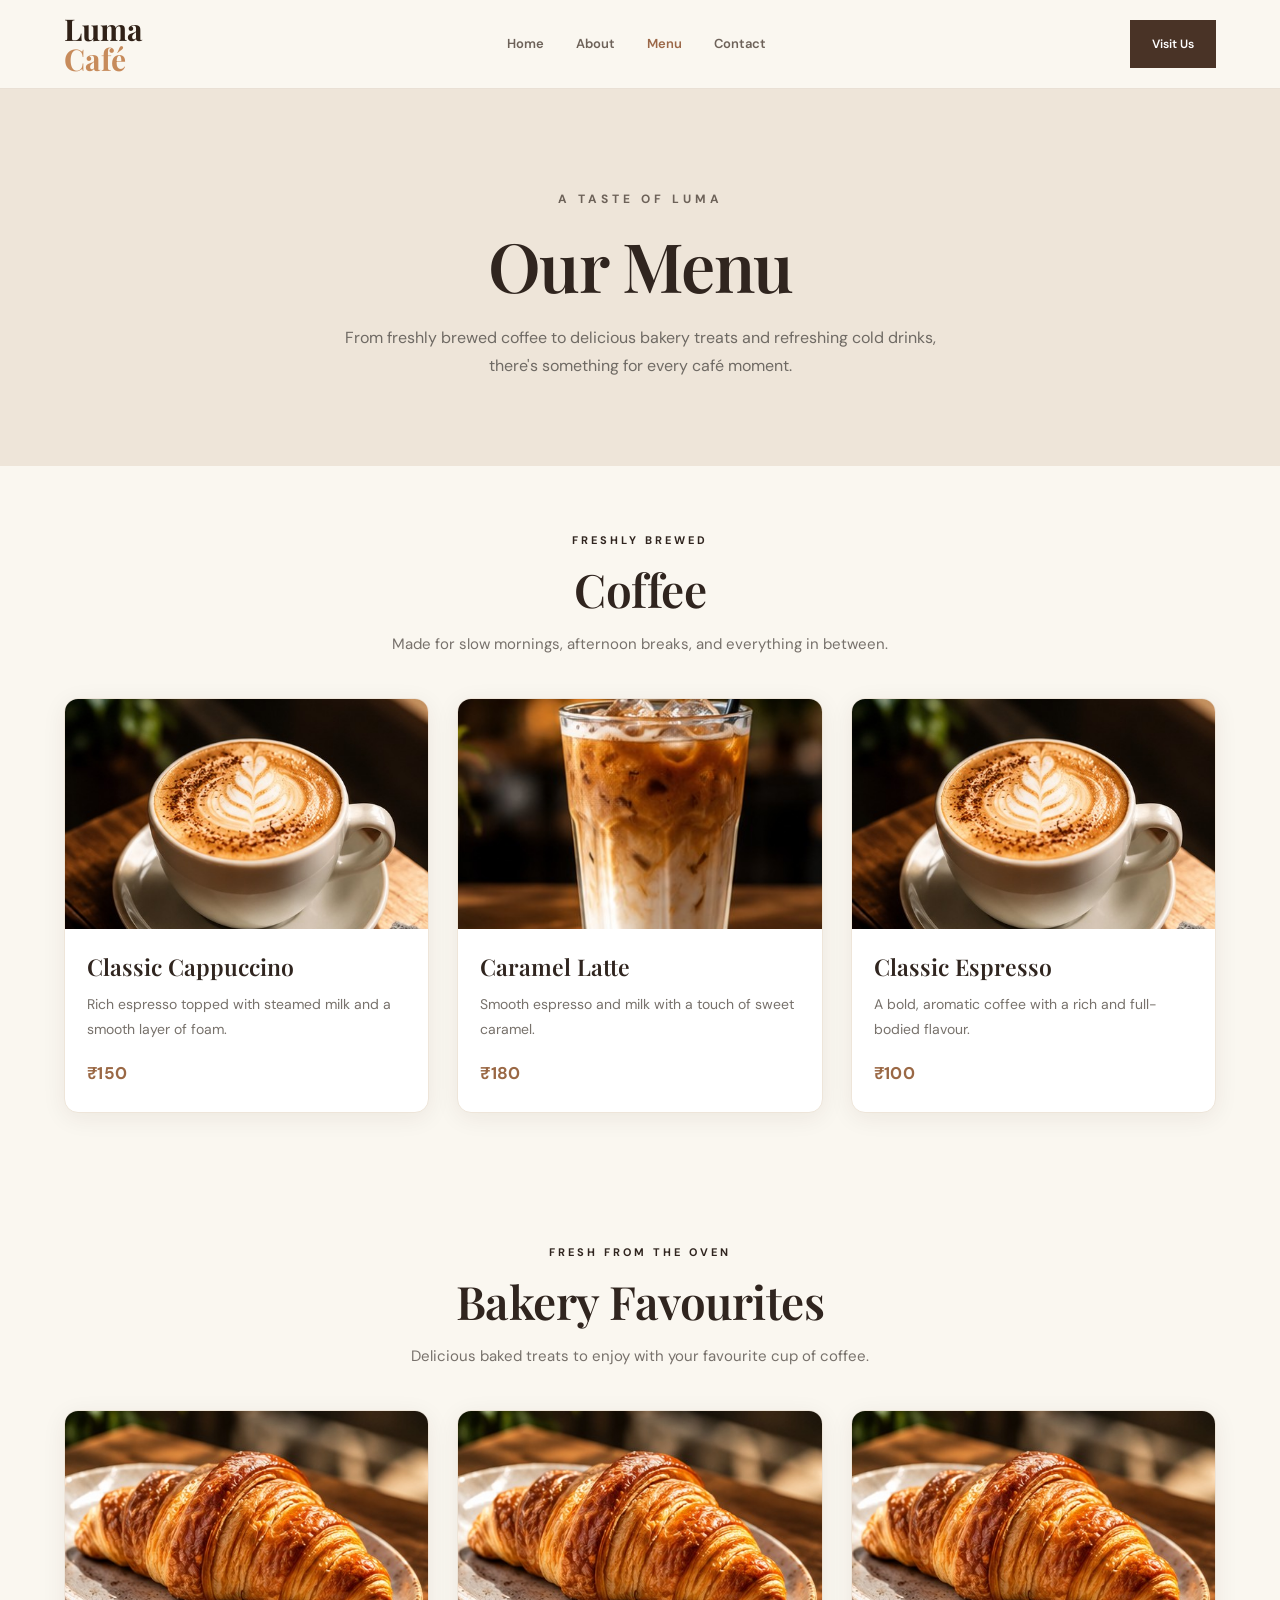
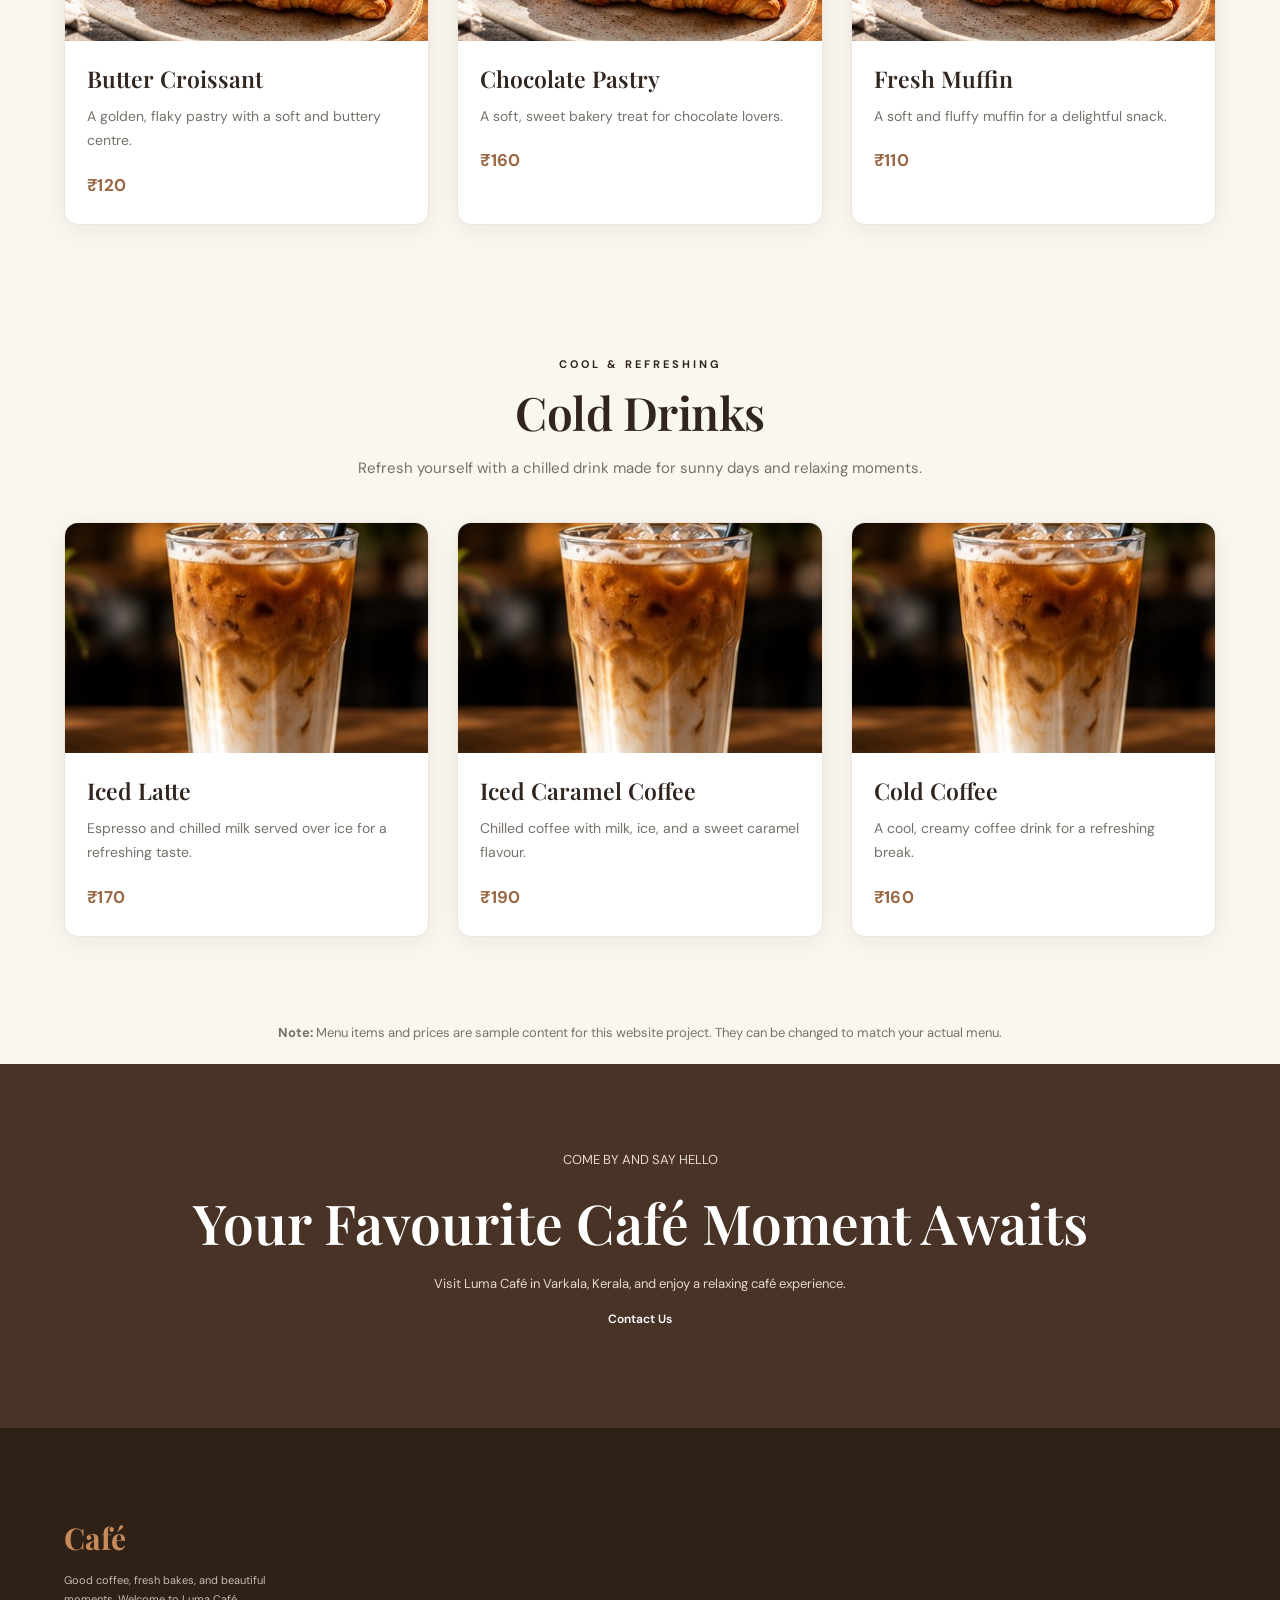
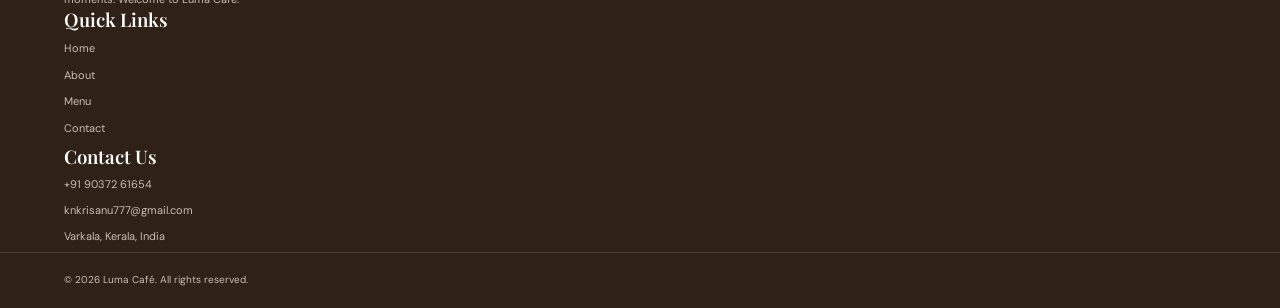
<file: menu.html>
<!DOCTYPE html>
<html lang="en">
<head>
    <meta charset="UTF-8">
    <meta name="viewport" content="width=device-width, initial-scale=1.0">
    <meta name="description" content="Explore the Luma Café menu in Varkala, Kerala, featuring freshly brewed coffee, bakery favourites, and refreshing cold drinks.">
    <title>Our Menu | Luma Café</title>

    <!-- Stylish Google Fonts -->
    <link rel="preconnect" href="https://fonts.googleapis.com">
    <link rel="preconnect" href="https://fonts.gstatic.com" crossorigin>
    <link href="https://fonts.googleapis.com/css2?family=DM+Sans:wght@400;500;600;700&family=Playfair+Display:wght@500;600;700&display=swap" rel="stylesheet">

    <!-- Main CSS -->
    <link rel="stylesheet" href="style.css">

    <!-- Menu Page Styling -->
    <style>
        /* General menu typography */
        .menu-page {
            font-family: "DM Sans", sans-serif;
            color: #30251f;
        }

        .menu-page h1,
        .menu-page h2,
        .menu-page h3 {
            font-family: "Playfair Display", Georgia, serif;
        }

        /* Menu Hero */
        .menu-page .menu-hero {
            text-align: center;
            padding: 100px 20px 85px;
        }

        .menu-page .menu-hero .section-tag {
            font-family: "DM Sans", sans-serif;
            font-size: 12px;
            font-weight: 700;
            letter-spacing: 4px;
            text-transform: uppercase;
            margin-bottom: 18px;
        }

        .menu-page .menu-hero h1 {
            font-size: clamp(42px, 6vw, 68px);
            font-weight: 600;
            line-height: 1.12;
            letter-spacing: -1.5px;
            margin-bottom: 20px;
        }

        .menu-page .menu-hero p:not(.section-tag) {
            font-family: "DM Sans", sans-serif;
            font-size: 16px;
            font-weight: 400;
            line-height: 1.8;
            max-width: 620px;
            margin: 0 auto;
            color: #6f6a64;
        }

        /* Menu Sections */
        .menu-page .menu-section {
            padding: 65px 0;
        }

        .menu-page .menu-heading {
            text-align: center;
            max-width: 650px;
            margin: 0 auto 40px;
        }

        .menu-page .menu-heading .section-tag {
            font-family: "DM Sans", sans-serif;
            font-size: 11px;
            font-weight: 700;
            letter-spacing: 3px;
            text-transform: uppercase;
            margin-bottom: 12px;
        }

        .menu-page .menu-heading h2 {
            font-size: clamp(32px, 4vw, 46px);
            font-weight: 600;
            line-height: 1.2;
            letter-spacing: -0.5px;
            margin-bottom: 14px;
        }

        .menu-page .menu-heading p:not(.section-tag) {
            font-family: "DM Sans", sans-serif;
            font-size: 15px;
            line-height: 1.8;
            color: #77716b;
        }

        /* Menu Grid */
        .menu-page .menu-grid {
            display: grid;
            grid-template-columns: repeat(3, minmax(0, 1fr));
            gap: 28px;
        }

        /* Menu Cards */
        .menu-page .menu-card {
            background: #fff;
            border-radius: 14px;
            overflow: hidden;
            box-shadow: 0 5px 24px rgba(50, 35, 20, 0.07);
            transition: transform 0.3s ease,
                        box-shadow 0.3s ease;
        }

        .menu-page .menu-card:hover {
            transform: translateY(-6px);
            box-shadow: 0 12px 32px rgba(50, 35, 20, 0.12);
        }

        .menu-page .menu-card img {
            display: block;
            width: 100%;
            height: 230px;
            object-fit: cover;
        }

        .menu-page .menu-card-content {
            padding: 22px 22px 24px;
        }

        .menu-page .menu-card-content h3 {
            font-size: 23px;
            font-weight: 600;
            line-height: 1.35;
            color: #30251f;
            margin-bottom: 10px;
        }

        .menu-page .menu-card-content p {
            font-family: "DM Sans", sans-serif;
            font-size: 14px;
            font-weight: 400;
            line-height: 1.75;
            color: #77716b;
            margin-bottom: 18px;
        }

        .menu-page .price {
            font-family: "DM Sans", sans-serif;
            font-size: 17px;
            font-weight: 700;
            letter-spacing: 0.3px;
            color: #9a6845;
        }

        /* Menu Note */
        .menu-page .menu-note {
            padding: 20px 0;
            text-align: center;
        }

        .menu-page .menu-note p {
            font-family: "DM Sans", sans-serif;
            font-size: 13px;
            line-height: 1.7;
            color: #77716b;
        }

        /* Responsive Layout */
        @media (max-width: 900px) {
            .menu-page .menu-grid {
                grid-template-columns: repeat(2, minmax(0, 1fr));
                gap: 22px;
            }
        }

        @media (max-width: 600px) {
            .menu-page .menu-hero {
                padding: 70px 18px 60px;
            }

            .menu-page .menu-hero h1 {
                letter-spacing: -0.5px;
            }

            .menu-page .menu-section {
                padding: 45px 0;
            }

            .menu-page .menu-heading {
                margin: 0 auto 28px;
                padding: 0 12px;
            }

            .menu-page .menu-grid {
                grid-template-columns: 1fr;
                gap: 22px;
            }

            .menu-page .menu-card img {
                height: 230px;
            }

            .menu-page .menu-card-content {
                padding: 18px;
            }

            .menu-page .menu-card-content h3 {
                font-size: 21px;
            }
        }
    </style>
</head>

<body>

    <!-- Header -->
    <header class="site-header">
        <div class="container navbar">

            <a href="index.html" class="logo">
                Luma<span>Café</span>
            </a>

            <nav class="nav-menu">
                <a href="index.html" class="nav-link">Home</a>
                <a href="about.html" class="nav-link">About</a>
                <a href="menu.html" class="nav-link active">Menu</a>
                <a href="contact.html" class="nav-link">Contact</a>
            </nav>

            <a href="contact.html" class="nav-button">Visit Us</a>

        </div>
    </header>

    <main class="menu-page">

        <!-- Menu Hero -->
        <section class="menu-hero">
            <div class="container">

                <p class="section-tag">A TASTE OF LUMA</p>

                <h1>Our Menu</h1>

                <p>
                    From freshly brewed coffee to delicious bakery
                    treats and refreshing cold drinks, there's
                    something for every café moment.
                </p>

            </div>
        </section>

        <!-- Coffee Section -->
        <section class="menu-section">
            <div class="container">

                <div class="menu-heading">
                    <p class="section-tag">FRESHLY BREWED</p>

                    <h2>Coffee</h2>

                    <p>
                        Made for slow mornings, afternoon breaks,
                        and everything in between.
                    </p>
                </div>

                <div class="menu-grid">

                    <div class="menu-card">
                        <img
                            src="images/cappuccino.jpg"
                            alt="Classic cappuccino"
                        >

                        <div class="menu-card-content">
                            <h3>Classic Cappuccino</h3>

                            <p>
                                Rich espresso topped with steamed
                                milk and a smooth layer of foam.
                            </p>

                            <span class="price">₹150</span>
                        </div>
                    </div>

                    <div class="menu-card">
                        <img
                            src="images/iced-latte.jpg"
                            alt="Caramel latte"
                        >

                        <div class="menu-card-content">
                            <h3>Caramel Latte</h3>

                            <p>
                                Smooth espresso and milk
                                with a touch of sweet caramel.
                            </p>

                            <span class="price">₹180</span>
                        </div>
                    </div>

                    <div class="menu-card">
                        <img
                            src="images/cappuccino.jpg"
                            alt="Classic espresso coffee"
                        >

                        <div class="menu-card-content">
                            <h3>Classic Espresso</h3>

                            <p>
                                A bold, aromatic coffee with
                                a rich and full-bodied flavour.
                            </p>

                            <span class="price">₹100</span>
                        </div>
                    </div>

                </div>
            </div>
        </section>

        <!-- Bakery Section -->
        <section class="menu-section">
            <div class="container">

                <div class="menu-heading">
                    <p class="section-tag">FRESH FROM THE OVEN</p>

                    <h2>Bakery Favourites</h2>

                    <p>
                        Delicious baked treats to enjoy with
                        your favourite cup of coffee.
                    </p>
                </div>

                <div class="menu-grid">

                    <div class="menu-card">
                        <img
                            src="images/croissant.jpg"
                            alt="Golden butter croissant"
                        >

                        <div class="menu-card-content">
                            <h3>Butter Croissant</h3>

                            <p>
                                A golden, flaky pastry with
                                a soft and buttery centre.
                            </p>

                            <span class="price">₹120</span>
                        </div>
                    </div>

                    <div class="menu-card">
                        <img
                            src="images/croissant.jpg"
                            alt="Chocolate pastry"
                        >

                        <div class="menu-card-content">
                            <h3>Chocolate Pastry</h3>

                            <p>
                                A soft, sweet bakery treat
                                for chocolate lovers.
                            </p>

                            <span class="price">₹160</span>
                        </div>
                    </div>

                    <div class="menu-card">
                        <img
                            src="images/croissant.jpg"
                            alt="Freshly baked muffin"
                        >

                        <div class="menu-card-content">
                            <h3>Fresh Muffin</h3>

                            <p>
                                A soft and fluffy muffin
                                for a delightful snack.
                            </p>

                            <span class="price">₹110</span>
                        </div>
                    </div>

                </div>
            </div>
        </section>

        <!-- Cold Drinks Section -->
        <section class="menu-section">
            <div class="container">

                <div class="menu-heading">
                    <p class="section-tag">COOL & REFRESHING</p>

                    <h2>Cold Drinks</h2>

                    <p>
                        Refresh yourself with a chilled drink
                        made for sunny days and relaxing moments.
                    </p>
                </div>

                <div class="menu-grid">

                    <div class="menu-card">
                        <img
                            src="images/iced-latte.jpg"
                            alt="Refreshing iced latte"
                        >

                        <div class="menu-card-content">
                            <h3>Iced Latte</h3>

                            <p>
                                Espresso and chilled milk served
                                over ice for a refreshing taste.
                            </p>

                            <span class="price">₹170</span>
                        </div>
                    </div>

                    <div class="menu-card">
                        <img
                            src="images/iced-latte.jpg"
                            alt="Iced caramel coffee"
                        >

                        <div class="menu-card-content">
                            <h3>Iced Caramel Coffee</h3>

                            <p>
                                Chilled coffee with milk, ice,
                                and a sweet caramel flavour.
                            </p>

                            <span class="price">₹190</span>
                        </div>
                    </div>

                    <div class="menu-card">
                        <img
                            src="images/iced-latte.jpg"
                            alt="Cold creamy coffee"
                        >

                        <div class="menu-card-content">
                            <h3>Cold Coffee</h3>

                            <p>
                                A cool, creamy coffee drink
                                for a refreshing break.
                            </p>

                            <span class="price">₹160</span>
                        </div>
                    </div>

                </div>
            </div>
        </section>

        <!-- Menu Note -->
        <section class="menu-note">
            <div class="container">

                <p>
                    <strong>Note:</strong> Menu items and prices
                    are sample content for this website project.
                    They can be changed to match your actual menu.
                </p>

            </div>
        </section>

        <!-- Call to Action -->
        <section class="cta-section">
            <div class="container">

                <p class="section-tag">COME BY AND SAY HELLO</p>

                <h2>Your Favourite Café Moment Awaits</h2>

                <p>
                    Visit Luma Café in Varkala, Kerala,
                    and enjoy a relaxing café experience.
                </p>

                <a href="contact.html" class="nav-button">
                    Contact Us
                </a>

            </div>
        </section>

    </main>

    <!-- Footer -->
    <footer class="site-footer">
        <div class="container footer-content">

            <div class="footer-brand">
                <a href="index.html" class="logo">
                    Luma<span>Café</span>
                </a>

                <p>
                    Good coffee, fresh bakes, and beautiful moments.
                    Welcome to Luma Café.
                </p>
            </div>

            <div class="footer-links">
                <h3>Quick Links</h3>

                <a href="index.html">Home</a>
                <a href="about.html">About</a>
                <a href="menu.html">Menu</a>
                <a href="contact.html">Contact</a>
            </div>

            <div class="footer-contact">
                <h3>Contact Us</h3>

                <p>
                    <a href="tel:+919037261654">
                        +91 90372 61654
                    </a>
                </p>

                <p>
                    <a href="mailto:knkrisanu777@gmail.com">
                        knkrisanu777@gmail.com
                    </a>
                </p>

                <p>Varkala, Kerala, India</p>
            </div>

        </div>

        <div class="footer-bottom">
            <div class="container">
                <p>&copy; 2026 Luma Café. All rights reserved.</p>
            </div>
        </div>
    </footer>

</body>
</html>
</file>
<file: style.css>
/* =========================
   LUMA CAFE - MAIN STYLES
========================= */

:root {
    --cream: #faf7f0;
    --white: #ffffff;
    --brown: #493326;
    --dark-brown: #302117;
    --coffee: #9b6848;
    --orange: #c78b5b;
    --text: #6d6259;
    --light-brown: #eee5d9;
    --heading-font: "Playfair Display", Georgia, serif;
    --body-font: "DM Sans", Arial, sans-serif;
}

* {
    margin: 0;
    padding: 0;
    box-sizing: border-box;
}

html {
    scroll-behavior: smooth;
}

body {
    background: var(--cream);
    color: var(--brown);
    font-family: var(--body-font);
    line-height: 1.7;
}

img {
    display: block;
    width: 100%;
    object-fit: cover;
}

a {
    color: inherit;
    text-decoration: none;
}

.container {
    width: min(1160px, 90%);
    margin: 0 auto;
}

h1, h2, h3 {
    font-family: var(--heading-font);
    font-weight: 600;
    line-height: 1.2;
}

h1 span, h2 span {
    color: var(--coffee);
}

/* HEADER */

.site-header {
    background: var(--cream);
    border-bottom: 1px solid #e9e0d5;
    position: relative;
    z-index: 10;
}

.navbar {
    min-height: 88px;
    display: flex;
    align-items: center;
    justify-content: space-between;
    gap: 25px;
}

.logo {
    color: var(--dark-brown);
    font-family: var(--heading-font);
    font-size: 30px;
    font-weight: 700;
    line-height: 1;
    display: flex;
    flex-direction: column;
}

.logo > span {
    display: inline;
    color: var(--orange);
}

.logo small {
    font-family: var(--body-font);
    font-size: 9px;
    letter-spacing: 2.5px;
    font-weight: 600;
    margin-top: 7px;
}

.nav-menu {
    display: flex;
    align-items: center;
    gap: 32px;
}

.nav-link {
    color: var(--text);
    font-size: 13px;
    font-weight: 600;
    transition: color 0.25s ease;
}

.nav-link:hover,
.nav-link.active {
    color: var(--coffee);
}

.nav-button,
.primary-button,
.light-button {
    display: inline-flex;
    align-items: center;
    justify-content: center;
    gap: 14px;
    padding: 13px 21px;
    background: var(--brown);
    color: var(--white);
    font-size: 12px;
    font-weight: 600;
    border: 1px solid var(--brown);
    transition: all 0.25s ease;
}

.nav-button:hover,
.primary-button:hover {
    background: var(--coffee);
    border-color: var(--coffee);
    transform: translateY(-2px);
}

/* HERO */

.hero {
    padding: 75px 0 85px;
    overflow: hidden;
}

.hero-content {
    display: grid;
    grid-template-columns: 1fr 1fr;
    align-items: center;
    gap: 65px;
}

.eyebrow,
.section-label {
    display: inline-flex;
    align-items: center;
    gap: 10px;
    color: var(--coffee);
    font-size: 10px;
    font-weight: 700;
    letter-spacing: 2px;
}

.eyebrow-line {
    display: inline-block;
    width: 28px;
    height: 1px;
    background: var(--orange);
}

.hero h1 {
    margin: 22px 0;
    font-size: clamp(44px, 5.5vw, 72px);
    letter-spacing: -1.5px;
}

.hero-description {
    max-width: 440px;
    color: var(--text);
    font-size: 14px;
    line-height: 1.9;
}

.hero-actions {
    display: flex;
    align-items: center;
    flex-wrap: wrap;
    gap: 25px;
    margin-top: 30px;
}

.text-button {
    font-size: 12px;
    font-weight: 700;
    transition: color 0.2s ease;
}

.text-button:hover,
.underlined-link:hover {
    color: var(--orange);
}

.hero-note {
    display: flex;
    align-items: center;
    gap: 10px;
    margin-top: 42px;
    color: var(--text);
    font-size: 11px;
}

.note-icon {
    color: var(--orange);
    font-size: 20px;
}

.hero-image {
    position: relative;
    min-width: 0;
    padding: 0 0 22px 22px;
}

.hero-image::before {
    content: "";
    position: absolute;
    top: -20px;
    left: 0;
    width: 75%;
    height: 75%;
    border: 1px solid #d8c3ad;
    z-index: 0;
}

.hero-image > img {
    position: relative;
    z-index: 1;
    height: 490px;
    border-radius: 48% 48% 4px 4px;
}

.image-label {
    position: absolute;
    z-index: 2;
    left: -20px;
    bottom: 45px;
    display: flex;
    align-items: center;
    gap: 12px;
    padding: 14px 20px;
    background: var(--white);
    box-shadow: 0 10px 35px #49332618;
}

.label-icon {
    font-size: 25px;
}

.image-label strong,
.image-label small {
    display: block;
}

.image-label strong {
    font-family: var(--heading-font);
    font-size: 14px;
}

.image-label small {
    color: var(--text);
    font-size: 10px;
}

.image-decoration {
    position: absolute;
    z-index: 2;
    top: 10px;
    right: -20px;
    color: var(--orange);
    font-size: 55px;
}

/* INTRODUCTION */

.intro-section {
    padding: 75px 0;
    background: var(--white);
}

.intro-content {
    display: grid;
    grid-template-columns: 1fr 1fr;
    align-items: center;
    gap: 80px;
}

.intro-heading h2,
.section-heading h2,
.experience-text h2 {
    margin-top: 15px;
    font-size: clamp(30px, 3.5vw, 43px);
}

.intro-description p,
.experience-text p {
    color: var(--text);
    font-size: 13px;
    line-height: 2;
}

.underlined-link {
    display: inline-block;
    margin-top: 22px;
    padding-bottom: 5px;
    border-bottom: 1px solid var(--orange);
    font-size: 11px;
    font-weight: 700;
    transition: color 0.2s ease;
}

/* FEATURED ITEMS */

.featured-section {
    padding: 95px 0;
}

.section-heading {
    display: flex;
    align-items: end;
    justify-content: space-between;
    gap: 25px;
    margin-bottom: 38px;
}

.section-heading .underlined-link {
    margin-bottom: 7px;
}

.featured-grid {
    display: grid;
    grid-template-columns: repeat(3, 1fr);
    gap: 25px;
}

.featured-card {
    min-width: 0;
    background: var(--white);
    transition: transform 0.3s ease, box-shadow 0.3s ease;
}

.featured-card:hover {
    transform: translateY(-6px);
    box-shadow: 0 15px 35px #49332612;
}

.featured-image {
    position: relative;
    overflow: hidden;
}

.featured-image img {
    height: 270px;
    transition: transform 0.5s ease;
}

.featured-card:hover .featured-image img {
    transform: scale(1.05);
}

.item-number {
    position: absolute;
    top: 15px;
    left: 15px;
    padding: 5px 10px;
    background: var(--cream);
    color: var(--brown);
    font-size: 10px;
    font-weight: 700;
}

.featured-info {
    display: flex;
    align-items: center;
    justify-content: space-between;
    gap: 10px;
    padding: 22px 20px;
}

.featured-info h3 {
    font-size: 19px;
}

.featured-info p {
    margin-top: 7px;
    color: var(--text);
    font-size: 11px;
}

.item-icon {
    font-size: 23px;
}

/* EXPERIENCE */

.experience-section {
    padding: 75px 0;
    background: var(--light-brown);
}

.experience-content {
    display: grid;
    grid-template-columns: 1.05fr 0.95fr;
    align-items: center;
    gap: 75px;
}

.experience-image img {
    height: 420px;
}

.experience-text h2 {
    margin-bottom: 22px;
}

.experience-text p {
    margin-bottom: 27px;
}

/* CALL TO ACTION */

.cta-section {
    padding: 85px 0;
    background: var(--brown);
    color: var(--white);
    text-align: center;
}

.cta-content {
    position: relative;
}

.cta-decoration {
    display: block;
    margin-bottom: 10px;
    color: #d5a77f;
    font-size: 35px;
}

.cta-section .section-label {
    color: #d5a77f;
}

.cta-section h2 {
    margin: 18px 0;
    font-size: clamp(36px, 5vw, 55px);
}

.cta-section p {
    max-width: 440px;
    margin: 0 auto;
    color: #e4d9d0;
    font-size: 13px;
}

.light-button {
    margin-top: 27px;
    background: var(--cream);
    border-color: var(--cream);
    color: var(--brown);
}

.light-button:hover {
    background: var(--orange);
    border-color: var(--orange);
    color: var(--white);
    transform: translateY(-2px);
}

/* FOOTER */

.site-footer {
    padding: 65px 0 20px;
    background: var(--dark-brown);
    color: var(--white);
}

.footer-main {
    display: grid;
    grid-template-columns: 1.4fr 0.8fr 1.2fr 1fr;
    gap: 35px;
    padding-bottom: 45px;
}

.footer-logo {
    color: var(--white);
}

.footer-brand p {
    max-width: 220px;
    margin-top: 18px;
    color: #c9bdb3;
    font-size: 11px;
}

.footer-main h3 {
    margin-bottom: 17px;
    font-family: var(--body-font);
    font-size: 12px;
    font-weight: 700;
}

.footer-links a {
    display: block;
    margin: 8px 0;
    color: #c9bdb3;
    font-size: 11px;
    transition: color 0.2s ease;
}

.footer-links a:hover {
    color: var(--orange);
}

.footer-contact p,
.footer-hours p {
    margin: 7px 0;
    color: #c9bdb3;
    font-size: 11px;
}

.footer-bottom {
    display: flex;
    justify-content: space-between;
    gap: 15px;
    padding-top: 18px;
    border-top: 1px solid #ffffff20;
    color: #c9bdb3;
    font-size: 10px;
}

.footer-bottom span {
    color: #d69b6e;
}

/* RESPONSIVE DESIGN */

@media (max-width: 900px) {
    .navbar {
        flex-wrap: wrap;
        padding: 18px 0;
    }

    .nav-menu {
        order: 3;
        width: 100%;
        justify-content: center;
        gap: 25px;
    }

    .hero-content {
        gap: 35px;
    }

    .hero-image > img {
        height: 400px;
    }

    .intro-content,
    .experience-content {
        gap: 40px;
    }

    .featured-image img {
        height: 220px;
    }

    .footer-main {
        grid-template-columns: repeat(2, 1fr);
    }
}

@media (max-width: 600px) {
    .container {
        width: min(100% - 36px, 480px);
    }

    .navbar {
        gap: 15px;
    }

    .logo {
        font-size: 26px;
    }

    .nav-button {
        padding: 10px 12px;
        font-size: 10px;
    }

    .nav-menu {
        gap: 18px;
        overflow-x: auto;
        justify-content: flex-start;
    }

    .nav-link {
        font-size: 11px;
        white-space: nowrap;
    }

    .hero {
        padding: 55px 0 65px;
    }

    .hero-content,
    .intro-content,
    .experience-content {
        grid-template-columns: 1fr;
    }

    .hero-content {
        gap: 45px;
    }

    .hero h1 {
        font-size: 48px;
    }

    .hero-image {
        margin: 0 10px;
    }

    .hero-image > img {
        height: 360px;
    }

    .image-label {
        left: -10px;
        bottom: 35px;
    }

    .intro-section,
    .experience-section {
        padding: 60px 0;
    }

    .intro-content,
    .experience-content {
        gap: 25px;
    }

    .featured-section {
        padding: 65px 0;
    }

    .section-heading {
        align-items: flex-start;
        flex-direction: column;
        gap: 5px;
    }

    .featured-grid {
        grid-template-columns: 1fr;
        gap: 20px;
    }

    .featured-image img {
        height: 260px;
    }

    .experience-image img {
        height: 300px;
    }

    .cta-section {
        padding: 65px 0;
    }

    .footer-main {
        grid-template-columns: 1fr 1fr;
        gap: 30px 20px;
    }

    .footer-bottom {
        flex-direction: column;
        text-align: center;
    }
}

@media (max-width: 360px) {
    .nav-menu {
        gap: 12px;
    }

    .nav-link {
        font-size: 10px;
    }

    .hero h1 {
        font-size: 40px;
    }

    .footer-main {
        grid-template-columns: 1fr;
    }
}

/* =========================
   ABOUT PAGE
========================= */

.about-hero {
    padding: 85px 0;
    background: var(--light-brown);
    text-align: center;
}

.about-hero-content {
    max-width: 760px;
}

.about-hero h1 {
    margin: 18px 0;
    font-size: clamp(40px, 6vw, 65px);
}

.about-hero p {
    max-width: 500px;
    margin: 0 auto;
    color: var(--text);
    font-size: 14px;
}

/* STORY */

.about-story-section {
    padding: 90px 0;
    background: var(--white);
}

.about-story-content {
    display: grid;
    grid-template-columns: 1fr 1fr;
    align-items: center;
    gap: 65px;
}

.about-story-image img {
    height: 440px;
}

.about-story-text h2,
.about-experience-text h2 {
    margin: 15px 0 22px;
    font-size: clamp(32px, 4vw, 45px);
}

.about-story-text p,
.about-experience-text p {
    margin-bottom: 15px;
    color: var(--text);
    font-size: 13px;
    line-height: 2;
}

/* VALUES */

.values-section {
    padding: 85px 0;
    background: var(--cream);
}

.values-heading {
    max-width: 650px;
    margin: 0 auto 40px;
    text-align: center;
}

.values-heading h2 {
    margin: 15px 0;
    font-size: clamp(30px, 4vw, 43px);
}

.values-heading > p {
    color: var(--text);
    font-size: 13px;
}

.values-grid {
    display: grid;
    grid-template-columns: repeat(3, 1fr);
    gap: 22px;
}

.value-card {
    padding: 35px 25px;
    background: var(--white);
    text-align: center;
    border: 1px solid #eee5d9;
    transition: transform 0.25s ease, box-shadow 0.25s ease;
}

.value-card:hover {
    transform: translateY(-5px);
    box-shadow: 0 12px 30px #49332612;
}

.value-icon {
    display: inline-flex;
    align-items: center;
    justify-content: center;
    width: 55px;
    height: 55px;
    margin-bottom: 18px;
    border-radius: 50%;
    background: var(--light-brown);
    color: var(--coffee);
    font-size: 25px;
}

.value-card h3 {
    margin-bottom: 12px;
    font-size: 20px;
}

.value-card p {
    color: var(--text);
    font-size: 12px;
    line-height: 1.9;
}

/* EXPERIENCE */

.about-experience-section {
    padding: 85px 0;
    background: var(--white);
}

.about-experience-content {
    display: grid;
    grid-template-columns: 1fr 1fr;
    align-items: center;
    gap: 65px;
}

.about-experience-image img {
    height: 390px;
}

.about-experience-text .primary-button {
    margin-top: 10px;
}

/* ABOUT PAGE RESPONSIVE */

@media (max-width: 800px) {
    .about-story-content,
    .about-experience-content {
        gap: 35px;
    }

    .about-story-image img,
    .about-experience-image img {
        height: 350px;
    }

    .values-grid {
        gap: 15px;
    }

    .value-card {
        padding: 28px 16px;
    }
}

@media (max-width: 600px) {
    .about-hero {
        padding: 65px 0;
    }

    .about-story-section,
    .values-section,
    .about-experience-section {
        padding: 60px 0;
    }

    .about-story-content,
    .about-experience-content,
    .values-grid {
        grid-template-columns: 1fr;
    }

    .about-story-content,
    .about-experience-content {
        gap: 28px;
    }

    .about-story-image img,
    .about-experience-image img {
        height: 280px;
    }

    .values-grid {
        gap: 18px;
    }
}

/* =========================
   MENU PAGE
========================= */

.menu-hero {
    padding: 85px 0;
    background: var(--light-brown);
    text-align: center;
}

.menu-hero-content {
    max-width: 720px;
}

.menu-hero h1 {
    margin: 18px 0;
    font-size: clamp(40px, 6vw, 65px);
}

.menu-hero p {
    max-width: 500px;
    margin: 0 auto 25px;
    color: var(--text);
    font-size: 14px;
}

.menu-category-section {
    padding: 80px 0;
    background: var(--cream);
}

.menu-category-alt {
    background: var(--white);
}

.menu-section-heading {
    margin-bottom: 35px;
    text-align: center;
}

.menu-section-heading h2 {
    margin: 12px 0;
    font-size: clamp(32px, 4vw, 44px);
}

.menu-section-heading p {
    color: var(--text);
    font-size: 13px;
}

.menu-grid {
    display: grid;
    grid-template-columns: repeat(3, minmax(0, 1fr));
    gap: 25px;
}

.menu-card {
    overflow: hidden;
    background: var(--white);
    border: 1px solid #eee5d9;
    transition: transform 0.25s ease, box-shadow 0.25s ease;
}

.menu-category-alt .menu-card {
    background: var(--cream);
}

.menu-card:hover {
    transform: translateY(-5px);
    box-shadow: 0 12px 30px #49332614;
}

.menu-card > img {
    height: 230px;
    object-fit: cover;
}

.menu-card-info {
    padding: 20px;
}

.menu-card-title {
    display: flex;
    align-items: flex-start;
    justify-content: space-between;
    gap: 12px;
}

.menu-card-title h3 {
    font-size: 19px;
}

.menu-price {
    color: var(--coffee);
    font-size: 14px;
    font-weight: 700;
    white-space: nowrap;
}

.menu-card-info p {
    margin-top: 9px;
    color: var(--text);
    font-size: 12px;
    line-height: 1.8;
}

@media (max-width: 800px) {
    .menu-grid {
        grid-template-columns: repeat(2, minmax(0, 1fr));
        gap: 18px;
    }

    .menu-card > img {
        height: 210px;
    }
}

@media (max-width: 550px) {
    .menu-hero {
        padding: 65px 0;
    }

    .menu-category-section {
        padding: 60px 0;
    }

    .menu-grid {
        grid-template-columns: 1fr;
    }

    .menu-card > img {
        height: 250px;
    }

    .menu-card-info {
        padding: 18px;
    }
}

/* =========================
   CONTACT PAGE
========================= */

.contact-hero {
    padding: 80px 0;
    background: var(--light-brown);
    text-align: center;
}

.contact-hero-content {
    max-width: 750px;
}

.contact-hero h1 {
    margin: 18px 0;
    font-size: clamp(40px, 6vw, 65px);
}

.contact-hero p {
    max-width: 520px;
    margin: 0 auto;
    color: var(--text);
    font-size: 14px;
}

.contact-section {
    padding: 85px 0;
    background: var(--white);
}

.contact-layout {
    display: grid;
    grid-template-columns: 0.9fr 1.1fr;
    gap: 65px;
    align-items: start;
}

.contact-information h2,
.location-content h2 {
    margin: 15px 0;
    font-size: clamp(30px, 3.5vw, 42px);
}

.contact-intro,
.location-content > div:first-child p {
    color: var(--text);
    font-size: 13px;
    line-height: 1.9;
}

.contact-detail {
    display: flex;
    align-items: center;
    gap: 15px;
    margin-top: 25px;
}

.contact-detail-icon {
    display: flex;
    align-items: center;
    justify-content: center;
    flex: 0 0 48px;
    height: 48px;
    background: var(--light-brown);
    color: var(--coffee);
    font-size: 22px;
}

.contact-detail h3,
.contact-hours h3 {
    margin-bottom: 3px;
    font-family: var(--body-font);
    font-size: 13px;
    font-weight: 700;
}

.contact-detail p {
    color: var(--text);
    font-size: 12px;
}

.contact-hours {
    margin-top: 35px;
    padding-top: 25px;
    border-top: 1px solid #e9e0d5;
}

.contact-hours p {
    display: flex;
    justify-content: space-between;
    gap: 15px;
    margin-top: 10px;
    color: var(--text);
    font-size: 12px;
}

/* FORM */

.contact-form-wrapper {
    padding: 35px;
    background: var(--cream);
    border: 1px solid #eee5d9;
}

.contact-form-wrapper h2 {
    font-family: var(--heading-font);
    font-size: 27px;
}

.contact-form-wrapper > p {
    margin: 7px 0 25px;
    color: var(--text);
    font-size: 12px;
}

.contact-form {
    display: flex;
    flex-direction: column;
    gap: 18px;
}

.form-group {
    display: flex;
    flex-direction: column;
    gap: 7px;
}

.form-group label {
    color: var(--brown);
    font-size: 12px;
    font-weight: 700;
}

.form-group input,
.form-group textarea {
    width: 100%;
    padding: 13px 14px;
    border: 1px solid #e3d9ce;
    border-radius: 0;
    outline: none;
    background: var(--white);
    color: var(--brown);
    font-family: var(--body-font);
    font-size: 12px;
    transition: border-color 0.2s ease;
}

.form-group input:focus,
.form-group textarea:focus {
    border-color: var(--coffee);
}

.form-group textarea {
    resize: vertical;
}

.contact-form .primary-button {
    align-self: flex-start;
    cursor: pointer;
}

.form-note {
    color: var(--text);
    font-size: 10px;
    line-height: 1.6;
}

/* LOCATION */

.location-section {
    padding: 80px 0;
    background: var(--cream);
}

.location-content {
    display: grid;
    grid-template-columns: 0.8fr 1.2fr;
    align-items: center;
    gap: 55px;
}

.location-card {
    position: relative;
    background: var(--white);
    padding: 10px;
    box-shadow: 0 10px 35px #49332612;
}

.location-card > img {
    height: 300px;
}

.location-caption {
    display: flex;
    align-items: center;
    gap: 12px;
    padding: 15px 8px 7px;
}

.location-caption > span {
    font-size: 25px;
}

.location-caption h3 {
    font-size: 16px;
}

.location-caption p {
    color: var(--text);
    font-size: 11px;
}

/* CONTACT RESPONSIVE */

@media (max-width: 800px) {
    .contact-layout,
    .location-content {
        gap: 35px;
    }

    .contact-form-wrapper {
        padding: 25px;
    }
}

@media (max-width: 600px) {
    .contact-hero {
        padding: 60px 0;
    }

    .contact-section,
    .location-section {
        padding: 60px 0;
    }

    .contact-layout,
    .location-content {
        grid-template-columns: 1fr;
    }

    .contact-layout,
    .location-content {
        gap: 35px;
    }

    .contact-form-wrapper {
        padding: 22px 18px;
    }

    .location-card > img {
        height: 240px;
    }
}
</file>
